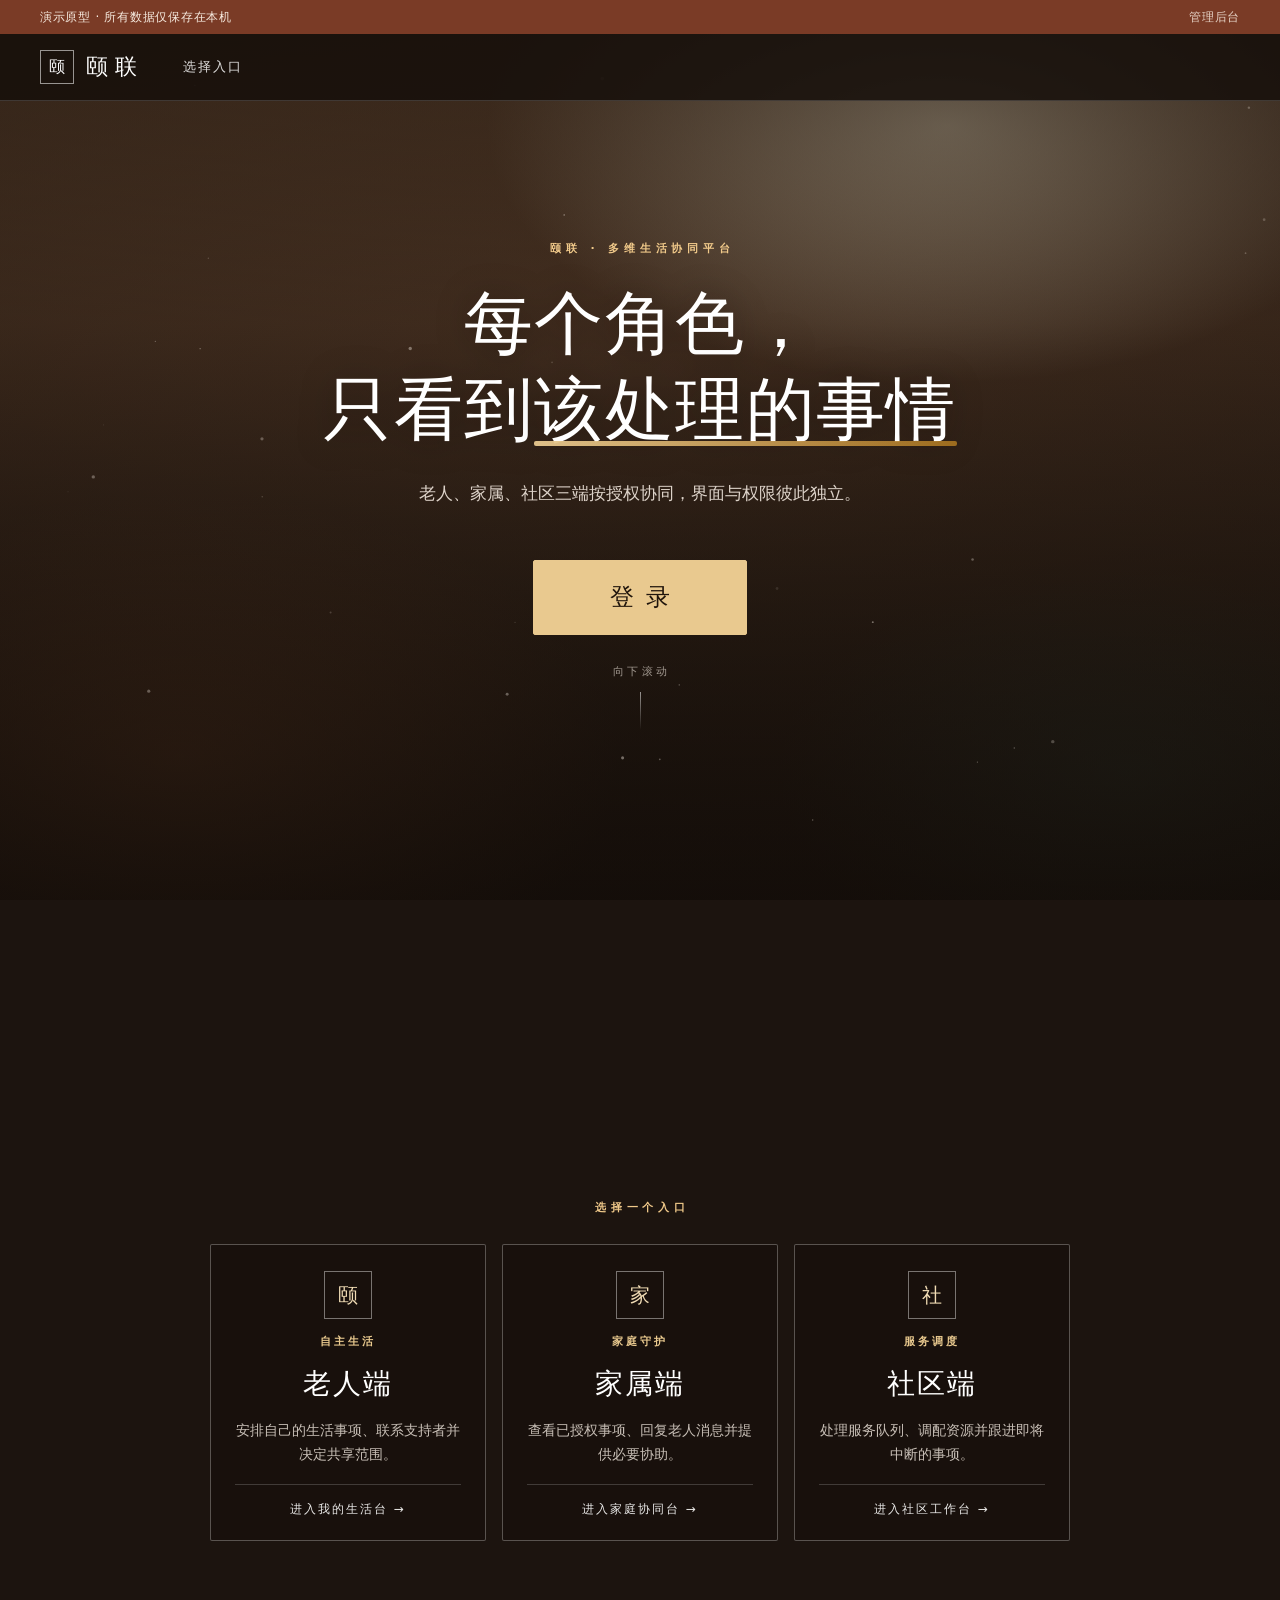
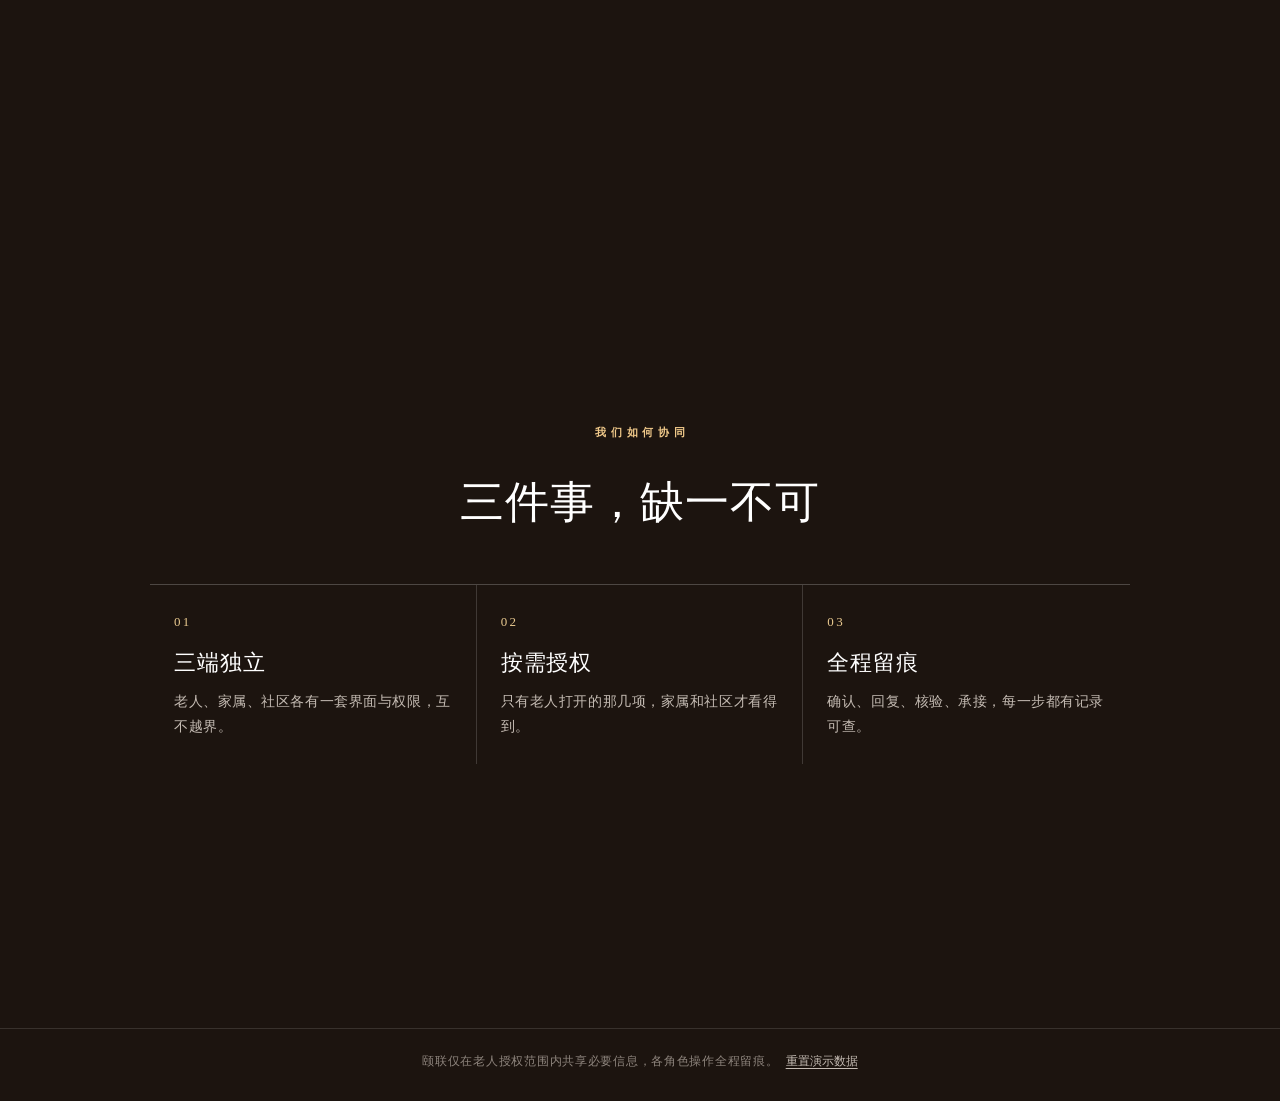
<file: 颐联平台/index.html>
<!doctype html>
<html lang="zh-CN">
<head>
  <meta charset="UTF-8" />
  <meta name="viewport" content="width=device-width, initial-scale=1" />
  <meta name="description" content="颐联多角色生活协同平台入口" />
  <title>颐联 · 选择使用入口</title>
  <link rel="icon" type="image/svg+xml" href="./favicon.svg" />
  <link rel="stylesheet" href="./role.css?v=38" />
</head>
<body class="portal-page">
  <!-- 自动循环的视频背景 -->
  <div class="hero-fixed" id="heroMedia" aria-hidden="true">
    <video id="heroVideo" class="hero-video"
      src="https://d8j0ntlcm91z4.cloudfront.net/user_38xzZboKViGWJOttwIXH07lWA1P/hf_20260616_212935_bbf608da-62d1-4f25-9be4-c346e4d09cc8.mp4"
      autoplay loop muted playsinline preload="auto" crossorigin="anonymous"></video>
    <div class="hero-scrim"></div>
  </div>
  <canvas id="heroParticles" class="hero-particles" aria-hidden="true"></canvas>

  <header class="portal-head">
    <div class="portal-strip">
      <span>演示原型 · 所有数据仅保存在本机</span>
      <nav aria-label="账户">
        <button type="button" class="strip-button" id="stripLogout" hidden>退出登录</button>
        <a href="./admin/">管理后台</a>
      </nav>
    </div>
    <div class="portal-nav">
      <a class="portal-brand" href="./" aria-label="颐联首页"><span>颐</span><strong>颐联</strong></a>
      <nav class="portal-links" aria-label="主要导航">
        <a href="#roles" data-enter>选择入口</a>
      </nav>
      <div class="portal-tools">
        <button type="button" class="auth-chip" id="authChip" hidden>我的账户</button>
      </div>
    </div>
  </header>

  <main class="portal-main">
    <!-- 第一屏:一句话简介 + 中间「登录」 -->
    <section class="portal-hero">
      <div class="portal-hero-inner" id="heroInner">
        <p class="portal-eyebrow">颐联 · 多维生活协同平台</p>
        <h1>每个角色，<br />只看到<em class="underline-mark">该处理的事情</em></h1>
        <p class="portal-lede">老人、家属、社区三端按授权协同，界面与权限彼此独立。</p>
        <button type="button" class="hero-enter" id="enterBtn">登录</button>
        <p class="scroll-hint" aria-hidden="true"><span>向下滚动</span><i></i></p>
      </div>
    </section>

    <!-- 第二屏:三个角色入口,选一个再登录 -->
    <section class="portal-roles" id="roles" aria-label="选择要进入的端">
      <div class="roles-inner">
        <p class="portal-eyebrow" id="rolesEyebrow">选择一个入口</p>
        <div class="role-entry-grid" id="roleGrid">
          <a class="role-entry elder-entry" href="./elder/" data-role-entry="elder" aria-label="进入颐联老人端">
            <i aria-hidden="true">颐</i><div><small>自主生活</small><h2>老人端</h2><p>安排自己的生活事项、联系支持者并决定共享范围。</p><b>进入我的生活台 →</b></div>
          </a>
          <a class="role-entry family-entry" href="./family/" data-role-entry="family" aria-label="进入颐联家属端">
            <i aria-hidden="true">家</i><div><small>家庭守护</small><h2>家属端</h2><p>查看已授权事项、回复老人消息并提供必要协助。</p><b>进入家庭协同台 →</b></div>
          </a>
          <a class="role-entry community-entry" href="./community/" data-role-entry="community" aria-label="进入颐联社区端">
            <i aria-hidden="true">社</i><div><small>服务调度</small><h2>社区端</h2><p>处理服务队列、调配资源并跟进即将中断的事项。</p><b>进入社区工作台 →</b></div>
          </a>
        </div>

        <!-- 选完角色后:邮箱验证码 -->
        <form class="role-login" id="roleLoginForm" hidden>
          <p class="role-login-title" id="roleLoginTitle"></p>
          <div class="role-input-row">
            <input id="roleEmail" type="email" autocomplete="email" placeholder="邮箱地址" aria-label="邮箱地址" />
            <button type="button" class="role-mini" id="roleSendCode">发送验证码</button>
          </div>
          <div class="role-input-row">
            <input id="roleCode" inputmode="numeric" maxlength="6" autocomplete="one-time-code" placeholder="6 位验证码" aria-label="验证码" />
            <button type="submit" class="role-submit">登录并进入</button>
          </div>
          <p class="role-hint" id="roleLoginHint">验证码 10 分钟内有效</p>
          <button type="button" class="role-back" id="roleBack">← 返回选择入口</button>
        </form>

        <!-- 登录之后、进入之前:绑定对方邮箱 -->
        <form class="role-login" id="roleBindForm" hidden>
          <p class="role-login-title" id="roleBindTitle"></p>
          <p class="role-hint" id="roleBindHint"></p>
          <div class="role-input-row">
            <input id="roleBindEmail" type="email" placeholder="家属邮箱" aria-label="对方邮箱" />
            <button type="submit" class="role-submit">绑定并进入</button>
          </div>
          <button type="button" class="role-back" id="roleSelfBind">只有一个邮箱？用同一个邮箱</button>
          <button type="button" class="role-back" id="roleBindBack">← 换个邮箱登录</button>
        </form>
      </div>
    </section>

    <section class="portal-principles" aria-label="平台协同原则">
      <div class="principles-inner" id="principlesInner">
        <p class="portal-eyebrow">我们如何协同</p>
        <h2>三件事，缺一不可</h2>
        <ul class="portal-assurance">
          <li><b>01</b><strong>三端独立</strong><span>老人、家属、社区各有一套界面与权限，互不越界。</span></li>
          <li><b>02</b><strong>按需授权</strong><span>只有老人打开的那几项，家属和社区才看得到。</span></li>
          <li><b>03</b><strong>全程留痕</strong><span>确认、回复、核验、承接，每一步都有记录可查。</span></li>
        </ul>
      </div>
    </section>
  </main>

  <footer class="portal-foot">颐联仅在老人授权范围内共享必要信息，各角色操作全程留痕。<button type="button" id="resetDemoBtn">重置演示数据</button></footer>

  <!-- 登录之后:账户与邮箱关联(右上角「我的账户」打开) -->
  <dialog id="authDialog" class="auth-dialog">
    <div class="auth-body">
      <div class="auth-head">
        <div>
          <p class="section-kicker">账户</p>
          <h2 id="authTitle">我的账户与关联</h2>
        </div>
        <button type="button" class="close-button" data-close-auth aria-label="关闭">×</button>
      </div>

      <div id="authAccount">
        <div class="auth-account">
          <strong id="authAccountEmail"></strong>
          <div class="auth-account-actions">
            <a class="text-button" id="authAdminLink" href="./admin/" hidden>管理后台</a>
            <button type="button" class="text-button" id="authEditProfile">修改昵称与头像</button>
            <button type="button" class="text-button" id="authLogout">退出登录</button>
          </div>
        </div>
        <div class="auth-role">
          <span>当前身份（切换后关联列表随之变化）</span>
          <div class="quick-row">
            <button type="button" data-set-role="elder">我是老人</button>
            <button type="button" data-set-role="family">我是家属</button>
          </div>
        </div>
        <p class="auth-hint" id="authBindHint"></p>
        <ul class="auth-list" id="authBindingList"></ul>
        <form class="auth-add" id="authBindForm">
          <input id="authBindEmail" type="email" required placeholder="家属邮箱" />
          <button class="soft-button" type="submit">添加关联</button>
        </form>
        <button type="button" class="text-button auth-self" id="authSelfBind">凑不出两个邮箱？用同一个邮箱</button>
      </div>

      <p class="auth-note">验证码通过邮箱发送；浏览器只保存登录凭证，不保存邮箱密码。</p>
    </div>
  </dialog>

  <script src="./hero.js?v=38"></script>
  <script src="./auth.js?v=38"></script>
  <script src="./shared.js?v=38"></script>
  <script>YL.initShell();</script>
</body>
</html>
</file>
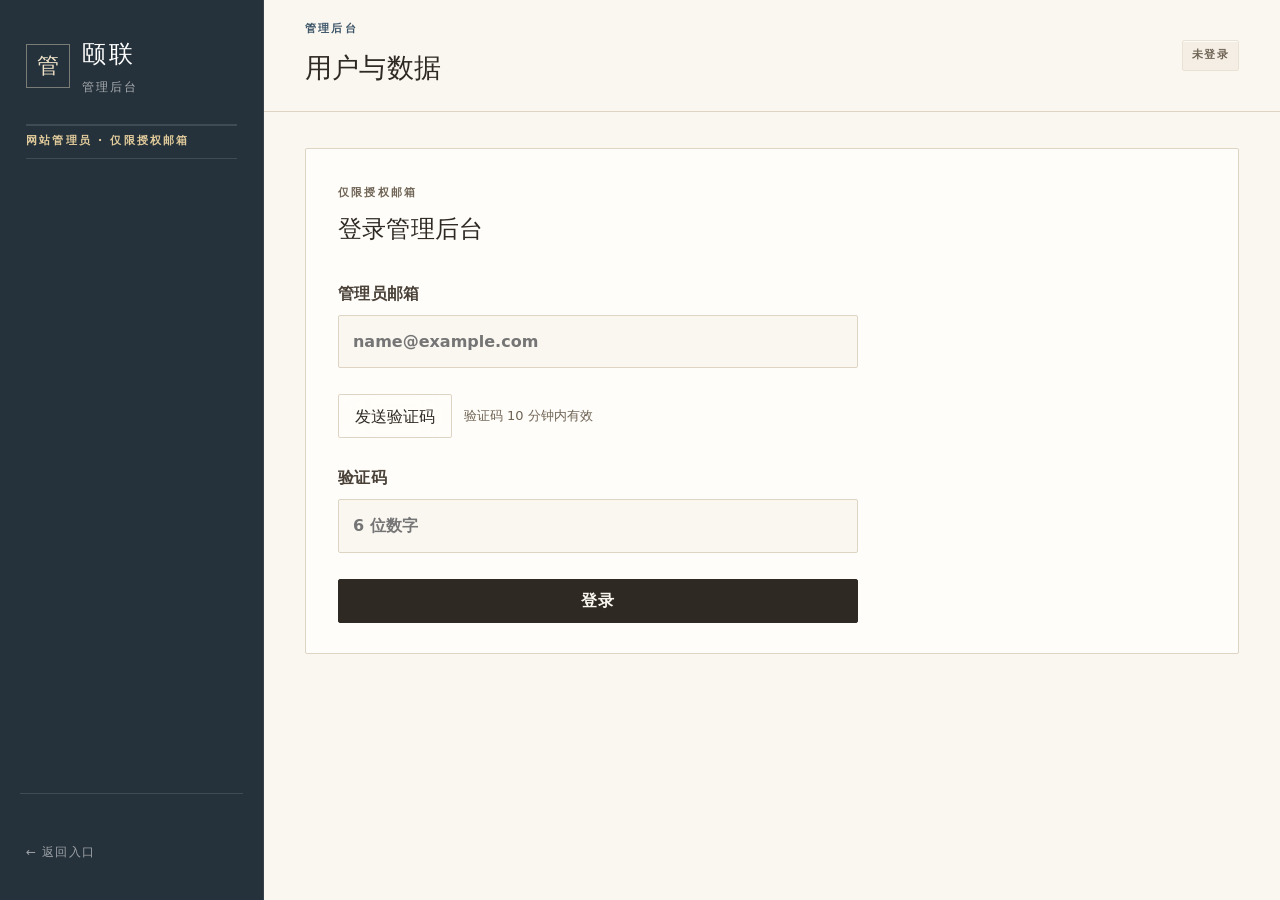
<file: 颐联平台/admin/index.html>
<!doctype html>
<html lang="zh-CN">
<head>
  <meta charset="UTF-8" />
  <meta name="viewport" content="width=device-width, initial-scale=1" />
  <meta name="description" content="颐联 · 管理后台" />
  <title>颐联 · 管理后台</title>
  <link rel="icon" type="image/svg+xml" href="../favicon.svg" />
  <link rel="stylesheet" href="../role.css?v=38" />
</head>
<body class="role-app" data-role="community">
  <div class="app-shell">
    <aside class="sidebar">
      <div class="brand"><div class="brand-mark">管</div><div><strong>颐联</strong><span>管理后台</span></div></div>
      <div class="role-badge" id="adminRoleBadge">网站管理员 · 仅限授权邮箱</div>
      <div class="sidebar-foot"><a class="back-entry" href="../">← 返回入口</a></div>
    </aside>

    <main class="main">
      <header class="topbar">
        <div><p class="eyebrow">管理后台</p><h1>用户与数据</h1></div>
        <div class="top-actions">
          <span class="readonly-badge" id="adminWho">未登录</span>
        </div>
      </header>

      <div class="workspace">
        <section id="loginPanel" class="card" hidden>
          <div class="card-head"><div><p class="section-kicker">仅限授权邮箱</p><h2>登录管理后台</h2></div></div>
          <div class="auth-stack" style="margin-top:16px;max-width:520px">
            <label class="form-field">管理员邮箱<input id="adminEmail" type="email" autocomplete="email" placeholder="name@example.com" /></label>
            <div class="auth-row">
              <button type="button" class="soft-button" id="adminSendCode">发送验证码</button>
              <span class="auth-hint" id="adminHint">验证码 10 分钟内有效</span>
            </div>
            <label class="form-field">验证码<input id="adminCode" inputmode="numeric" maxlength="6" placeholder="6 位数字" /></label>
            <button type="button" class="primary-button" id="adminLogin">登录</button>
          </div>
        </section>

        <section id="adminPanel" hidden>
          <div class="metric-grid" id="adminTotals"></div>
          <div class="card" style="margin-top:16px">
            <div class="card-head">
              <div><p class="section-kicker">全部账号</p><h2>用户列表</h2></div>
              <button class="soft-button" id="adminRefresh">刷新</button>
            </div>
            <p class="muted">「重置为新用户」会清空这个人的昵称、头像、关联与消息,下次登录会重新要求设置资料。</p>
            <ul class="auth-list" id="adminList" style="margin-top:14px"></ul>
          </div>
        </section>
      </div>
    </main>
  </div>

  <script src="../auth.js?v=38"></script>
  <script src="./admin.js?v=38"></script>
</body>
</html>
</file>
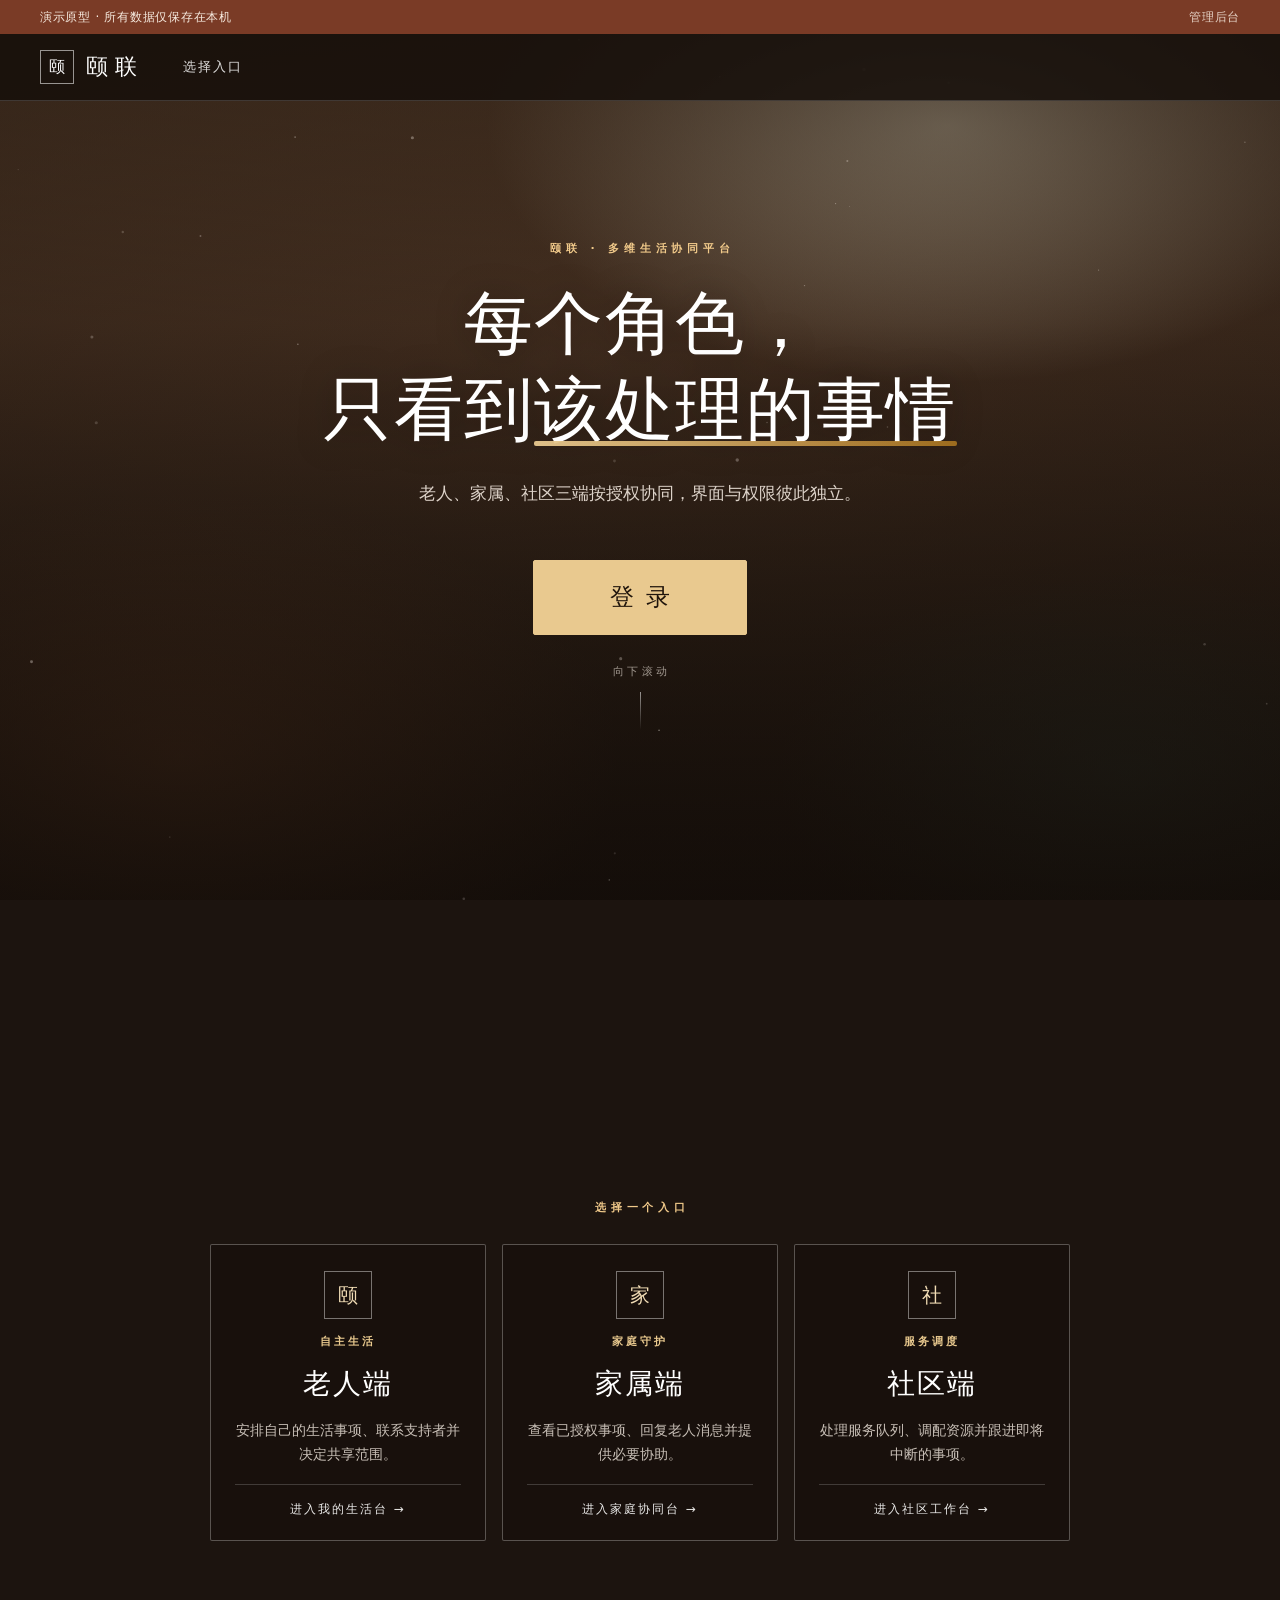
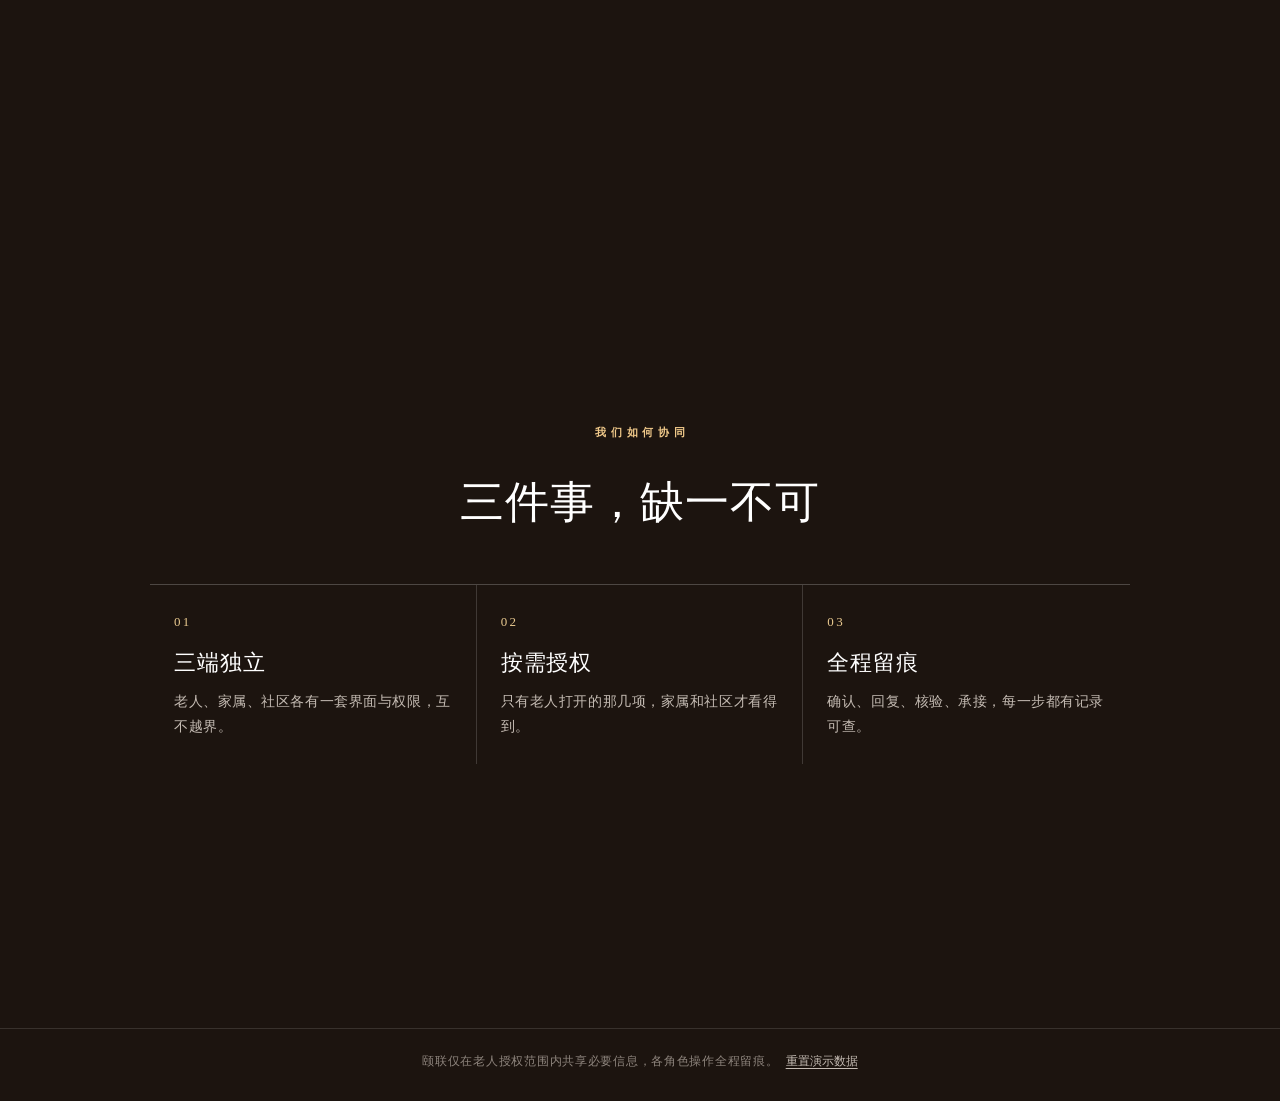
<file: 颐联平台/elder/index.html>
<!doctype html><html lang="zh-CN"><head>
<meta charset="UTF-8"/><meta name="viewport" content="width=device-width,initial-scale=1"/>
<meta name="description" content="颐联老人端——自主安排生活事项并联系支持者"/><title>颐联老人端 · 周淑兰</title>
<link rel="icon" type="image/svg+xml" href="../favicon.svg"/>
<link rel="stylesheet" href="../role.css?v=38"/></head>
<body class="role-app" data-role="elder"><div class="app-shell">
<aside class="sidebar"><div class="brand"><div class="brand-mark">颐</div><div><strong>颐联</strong><span>我的生活台</span></div></div><div class="role-badge">老人端 · 自主生活</div>
<nav class="nav-list"><button class="nav-item active" data-view="home"><span>⌂</span>今天</button><button class="nav-item" data-view="events"><span>◇</span>我的事项</button><button class="nav-item" data-view="support"><span>联</span>联系支持者</button><button class="nav-item" data-view="permissions"><span>权</span>共享授权</button><button class="nav-item" data-view="safety"><span>安</span>安全核验</button></nav>
<div class="sidebar-foot"><div class="profile"><div class="avatar" id="myAvatar">周</div><div><strong id="myName">周淑兰</strong><small>生活状态稳定</small></div></div><a class="back-entry" href="../">← 返回身份入口</a></div></aside>
<main class="main"><header class="topbar"><button class="menu-button" id="menuButton" aria-label="打开导航菜单">☰</button><div><p class="eyebrow" id="todayDate"></p><h1 id="myGreeting">早上好，周阿姨</h1></div><div class="top-actions"><button class="display-button" id="largeTextBtn">Aa 大字</button><button class="icon-button" id="notificationBtn" aria-label="查看我的通知">◔<span class="notification-dot" id="notificationDot"></span></button></div></header>
<div class="workspace">
<section data-panel="home"><div class="grid-2"><article class="card"><div class="card-head"><div><p class="section-kicker">今天最重要的事</p><h2 id="escortTitle">明天上午 09:30 复诊</h2></div><span class="status" id="escortStatus">等待确认</span></div><h3 class="appointment-time" id="escortPlace">市第一医院 · 心内科</h3><p class="muted" id="escortNote">社区陪诊员林芳可在就诊前 50 分钟上门。您可以自行确认，也可以先联系女儿商量。</p><div class="journey"><span class="done">✓ 预约完成</span><span class="current" id="escortStep">2 出行确认</span><span>3 完成复诊</span><span>4 用药跟进</span></div><div class="section-title"><button class="soft-button" data-open-contact="daughter">先问问女儿</button><button class="primary-button" id="confirmEscortBtn">确认社区陪诊</button></div></article>
<aside class="card"><div class="card-head"><h2>生活连续性</h2><span class="status done">整体稳定</span></div><div class="score"><div class="score-ring"><b>86</b></div><div><strong>事项衔接良好</strong><p class="muted">有 1 项需要您今天确认</p></div></div><div class="signal-list"><div class="signal"><span>健康事务</span><small>复诊已安排</small></div><div class="signal"><span>支持网络</span><small>3 人可联系</small></div><div class="signal"><span>生活服务</span><small>维修处理中</small></div></div></aside></div>
<div class="section-title"><h2>正在协同的事项</h2><button class="text-button" data-view-jump="events">查看全部 →</button></div><div class="event-grid" id="homeEvents"></div></section>

<section data-panel="events" hidden><div class="view-heading"><div><p class="section-kicker">由我决定</p><h2>我的生活事项</h2><p>查看进度、补充需求或创建新的生活事项。</p></div><button class="primary-button" id="addEventBtn">＋ 新建事项</button></div><div class="metric-grid" id="eventMetrics"></div><div class="event-grid" id="allEvents"></div></section>

<section data-panel="support" hidden><div class="view-heading"><div><p class="section-kicker">需要时再联系</p><h2>我的支持网络</h2><p>您可以主动发送联系请求；对方回复后会出现在这里。</p></div></div><div class="contact-grid" id="contactGrid"></div><div class="card" id="mailCard" style="margin-top:16px"><div class="card-head"><div><p class="section-kicker">邮箱协同</p><h2>给家属发消息</h2></div><span class="readonly-badge" id="mailBadge">检查中</span></div><p class="muted" id="mailHint"></p><ul class="auth-list" id="mailList"></ul><form class="auth-add" id="mailForm" hidden><select id="mailTo" class="auth-select" aria-label="选择家属邮箱"></select><input id="mailBody" maxlength="200" placeholder="写一句话给家属…" required /><button class="primary-button" type="submit">发送</button></form></div></section>

<section data-panel="permissions" hidden><div class="view-heading"><div><p class="section-kicker">由您做主</p><h2>共享授权</h2><p>只有您允许的内容，家属和社区才能查看。</p></div><button class="primary-button" id="savePermissionsBtn">保存我的设置</button></div><div class="card"><div class="permission-list"><label class="permission-row"><span><strong>复诊与用药事项</strong><small>允许家属查看进度并协助安排</small></span><input class="switch" type="checkbox" data-permission="0"/></label><label class="permission-row"><span><strong>生活服务进度</strong><small>只共享服务时间和完成状态</small></span><input class="switch" type="checkbox" data-permission="1"/></label><label class="permission-row"><span><strong>数字安全核验</strong><small>高风险时邀请家属共同核验</small></span><input class="switch" type="checkbox" data-permission="2"/></label><label class="permission-row"><span><strong>社交与兴趣活动</strong><small>默认只对自己可见</small></span><input class="switch" type="checkbox" data-permission="3"/></label></div></div></section>

<section data-panel="safety" hidden><div class="view-heading"><div><p class="section-kicker">数字生活保护</p><h2>帮我看看这段话</h2><p>短信、链接、号码都能粘进来。平台只在本地分析,不会替您操作账户。</p></div></div><div class="grid-equal"><div class="card safety-box"><label class="form-field">可疑短信、链接或号码<textarea id="safetyText" placeholder="例如：您的账户异常，请点击 http://icbc-safe.top 核实，或拨打 00852-98765432"></textarea></label><button class="primary-button" id="analyzeBtn">开始安全核验</button><div class="quick-row" id="safetySamples" aria-label="常见话术示例"></div></div><div class="card" id="safetyResult"><div class="empty">输入内容后，这里会显示风险点和处理建议。</div></div></div><div class="card"><div class="card-head"><h2>最近的核验记录</h2><span class="readonly-badge">本机留痕</span></div><ul class="risk-log" id="riskLog"><li class="empty">还没有核验记录</li></ul><p class="privacy-note">记录保存在本机。已授权的家属和社区专员可以查看您核验过什么。</p></div></section>
</div></main></div><div class="drawer-backdrop" id="drawerBackdrop"></div>

<dialog id="contactDialog"><form class="dialog-body" id="contactForm"><div class="dialog-head"><div><p class="section-kicker">发送联系请求</p><h2 id="contactTitle">联系支持者</h2></div><button type="button" class="close-button" data-close-contact>×</button></div><div class="conversation" id="conversation"></div><label class="form-field">联系原因<select id="contactReason"><option>请给我回电话</option><option>确认事项安排</option><option>我需要帮助</option></select></label><label class="form-field">补充说明（可选）<textarea id="contactMessage" maxlength="100"></textarea></label><div class="privacy-note">这里仅用于老人主动联系。回复操作只会出现在家属端或对应服务端。</div><div class="dialog-actions"><button type="button" class="outline-button" data-close-contact>取消</button><button class="primary-button">发送请求</button></div></form></dialog>
<dialog id="eventDialog"><form class="dialog-body" id="eventForm"><div class="dialog-head"><div><p class="section-kicker">新的生活事项</p><h2>今天需要什么帮助？</h2></div><button type="button" class="close-button" data-close-event>×</button></div><label class="form-field">事项类型<select id="eventType"><option value="health">健康事务</option><option value="life">生活服务</option><option value="security">数字安全</option><option value="social">社交活动</option></select></label><label class="form-field">具体事项<input id="eventTitle" maxlength="42" required/></label><label class="form-field">补充说明<textarea id="eventDescription" maxlength="120"></textarea></label><div class="dialog-actions"><button type="button" class="outline-button" data-close-event>取消</button><button class="primary-button">创建事项</button></div></form></dialog>
<dialog id="notificationDialog"><div class="dialog-body"><div class="dialog-head"><div><p class="section-kicker">只属于我的提醒</p><h2>通知中心</h2></div><button type="button" class="close-button" data-close-notification>×</button></div><div class="inbox-list" id="notificationList"></div><div class="dialog-actions"><button class="primary-button" data-close-notification>关闭</button></div></div></dialog>
<div class="toast" id="toast"></div><script src="../seed.js?v=38"></script><script src="../auth.js?v=38"></script><script src="../shared.js?v=38"></script><script src="../safety.js?v=38"></script><script src="./elder.js?v=38"></script></body></html>
</file>
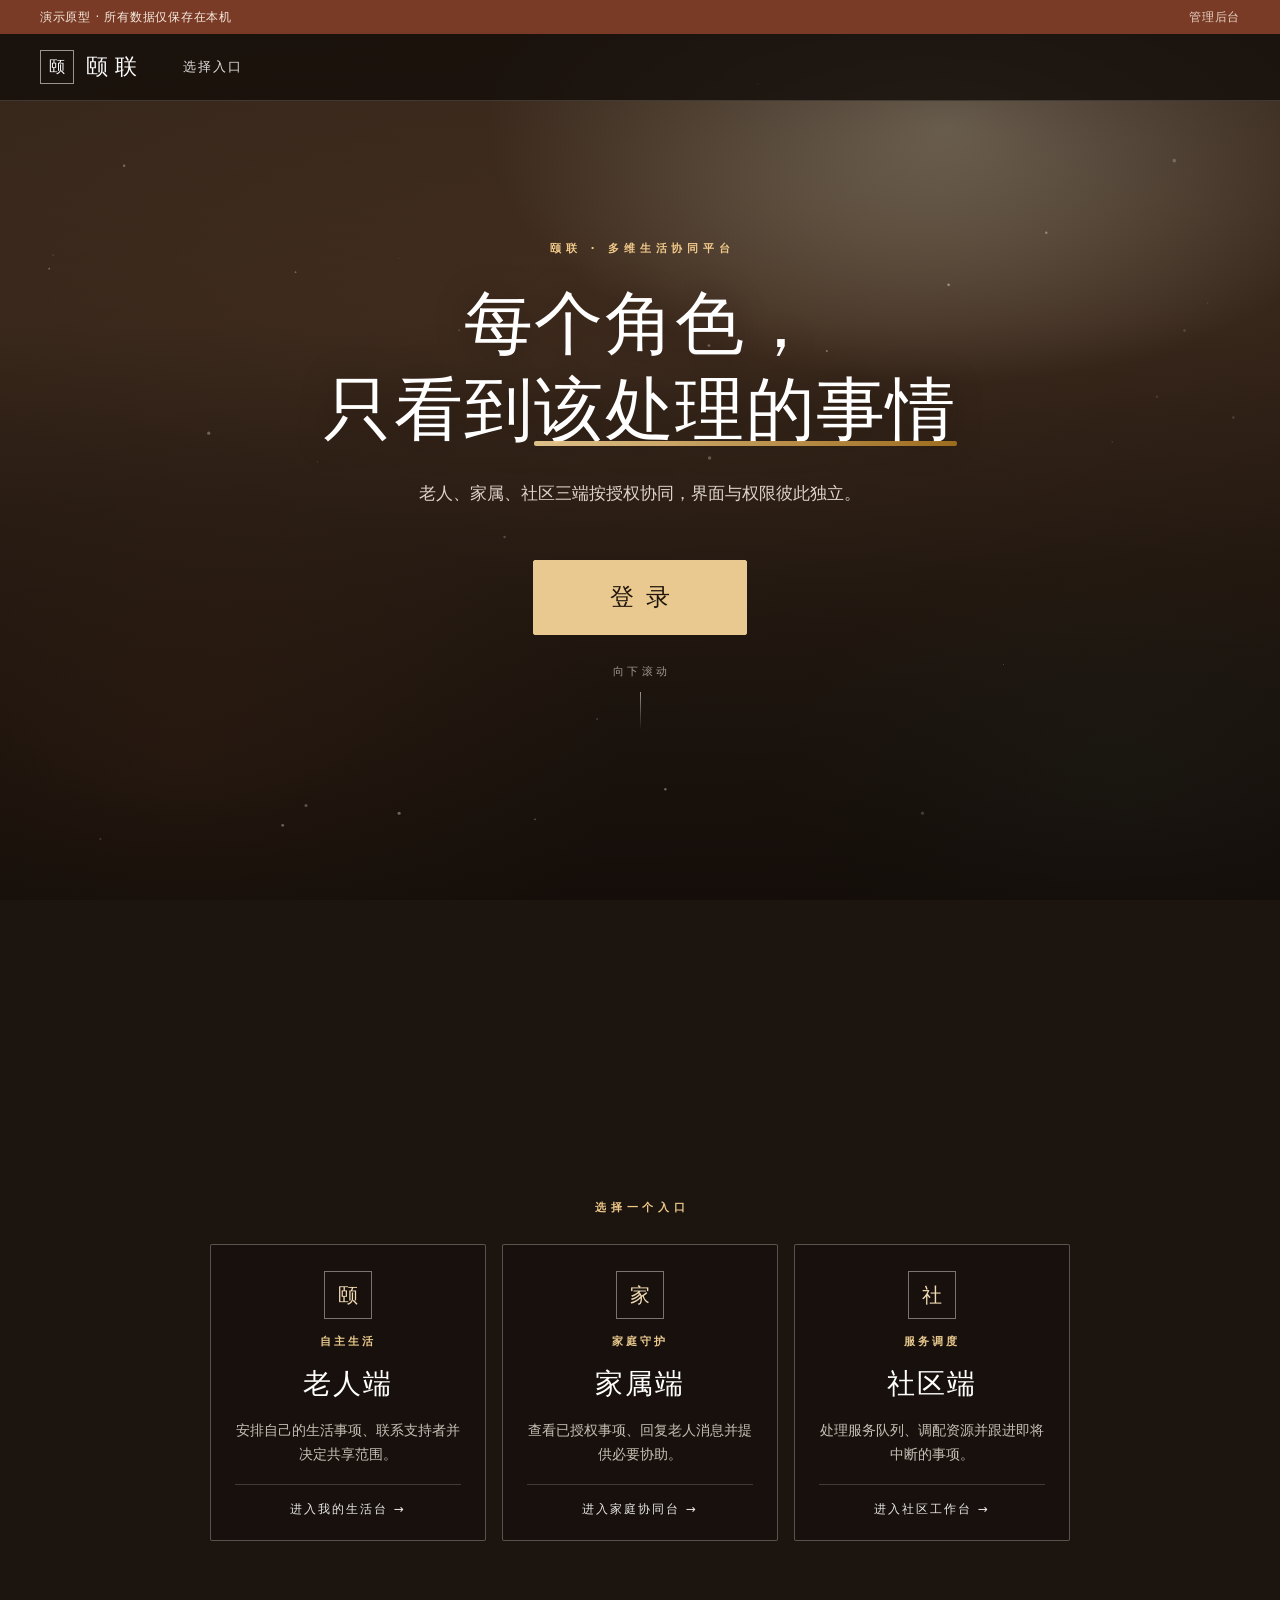
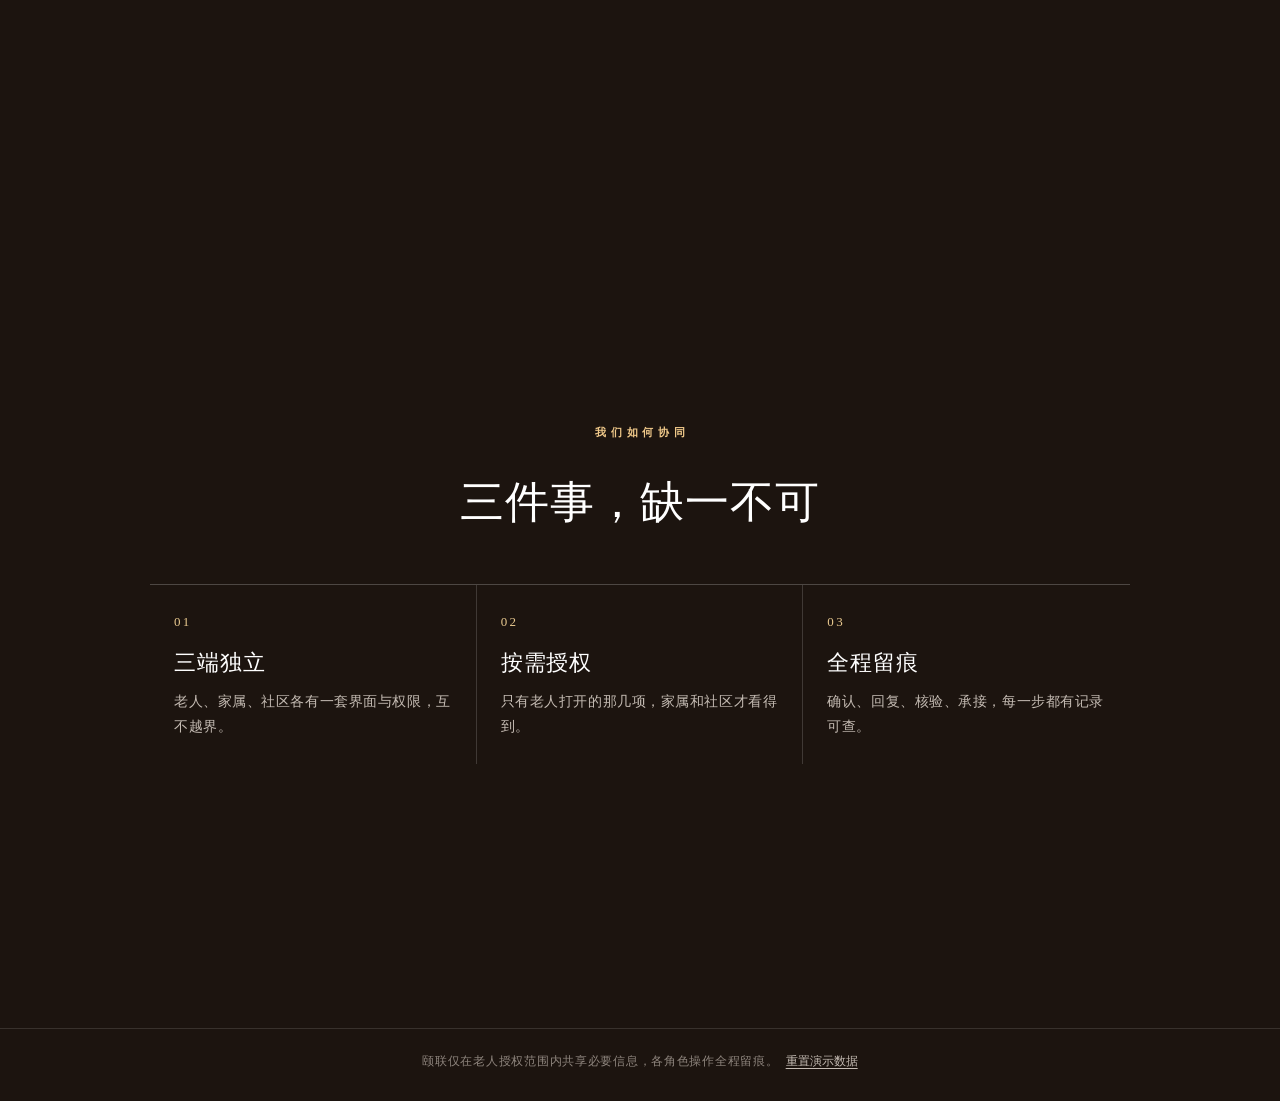
<file: 颐联平台/family/index.html>
<!doctype html><html lang="zh-CN"><head><meta charset="UTF-8"/><meta name="viewport" content="width=device-width,initial-scale=1"/><meta name="description" content="颐联家属端——在授权范围内协助老人"/><title>颐联家属端 · 周敏</title><link rel="icon" type="image/svg+xml" href="../favicon.svg"/><link rel="stylesheet" href="../role.css?v=38"/></head>
<body class="role-app" data-role="family"><div class="app-shell"><aside class="sidebar"><div class="brand"><div class="brand-mark">家</div><div><strong>颐联</strong><span>家庭协同台</span></div></div><div class="role-badge">家属端 · 授权协助</div><nav class="nav-list"><button class="nav-item active" data-view="overview"><span>⌂</span>家庭概览</button><button class="nav-item" data-view="messages"><span>信</span>待回复消息</button><button class="nav-item" data-view="shared"><span>◇</span>协助事项</button><button class="nav-item" data-view="permissions"><span>权</span>授权范围</button><button class="nav-item" data-view="history"><span>记</span>协同记录</button></nav><div class="sidebar-foot"><div class="profile"><div class="avatar" id="myAvatar">周</div><div><strong id="myName">周敏</strong><small>女儿 · 家庭联系人</small></div></div><a class="back-entry" href="../">← 返回身份入口</a></div></aside>
<main class="main"><header class="topbar"><button class="menu-button" id="menuButton" aria-label="打开导航菜单">☰</button><div><p class="eyebrow">春和社区 · 家庭联系人</p><h1 id="myGreeting">周阿姨的家庭协同</h1></div><div class="top-actions"><button class="display-button" id="largeTextBtn">Aa 大字</button><span class="readonly-badge">已获授权</span></div></header><div class="workspace">
<section data-panel="overview"><div class="metric-grid"><div class="metric"><span>老人状态</span><b>稳定</b><small>今日无紧急异常</small></div><div class="metric"><span>待我回复</span><b id="pendingMetric">0</b><small>老人主动联系</small></div><div class="metric"><span>需要协助</span><b id="assistMetric">1</b><small id="assistNote">复诊出行 · 等待老人确认</small></div><div class="metric"><span>本周已完成</span><b>4</b><small>协同事项</small></div></div><div class="grid-2"><article class="card"><div class="card-head"><div><p class="section-kicker">近期重要安排</p><h2>明天 09:30 · 心内科复诊</h2></div><span class="status" id="escortStatus">等待老人确认</span></div><p class="muted">社区陪诊员林芳已经预留时间。您可以提醒老人，但最终出行方式由老人本人确认。</p><div class="section-title"><button class="soft-button" data-view-jump="messages">查看老人消息</button><button class="outline-button" id="assistBtn">标记我已关注</button></div></article><aside class="card"><div class="card-head"><h2>本周生活状态</h2><span class="status done">稳定</span></div><div class="signal-list"><div class="signal"><span>复诊安排</span><small>已预约</small></div><div class="signal"><span>生活服务</span><small>维修处理中</small></div><div class="signal"><span>数字安全</span><small>1 项已核验</small></div></div><p class="privacy-note">这里只显示周阿姨已授权的信息，不包含她未共享的社交和兴趣活动。</p></aside></div><div class="section-title"><h2>最近需要我处理</h2><button class="text-button" data-view-jump="messages">进入消息中心 →</button></div><div id="overviewInbox" class="inbox-list"></div></section>

<section data-panel="messages" hidden><div class="view-heading"><div><p class="section-kicker">家属专属操作</p><h2>联系请求收件箱</h2><p>只有家属端可以回复发送给家庭联系人的消息。</p></div><span class="status" id="pendingBadge">0 条待回复</span></div><div id="familyInbox" class="inbox-list"></div><div class="card" id="familyMailCard" style="margin-top:16px"><div class="card-head"><div><p class="section-kicker">邮箱消息</p><h2>老人发来的消息</h2></div><span class="readonly-badge" id="familyMailBadge">检查中</span></div><p class="muted" id="familyMailHint"></p><ul class="auth-list" id="familyMailList"></ul></div></section>

<section data-panel="shared" hidden><div class="view-heading"><div><p class="section-kicker">在授权范围内协助</p><h2>共享事项</h2><p>可以查看进度并提供协助，但不能替老人完成确认。</p></div></div><div class="event-grid" id="sharedEvents"></div><div class="card" id="familyRiskCard" hidden><div class="card-head"><h2>老人的安全核验记录</h2><span class="readonly-badge">数字安全 · 已授权</span></div><ul class="risk-log" id="familyRiskLog"></ul><p class="privacy-note">只有周阿姨在老人端打开“数字安全核验”授权时才会显示,关闭后这里立即变空。</p></div></section>

<section data-panel="permissions" hidden><div class="view-heading"><div><p class="section-kicker">老人自主授权</p><h2>我可以看到的内容</h2><p>这些设置由周阿姨在老人端管理，家属端只能查看。</p></div><span class="readonly-badge">只读</span></div><div class="card"><div class="permission-list" id="permissionView"></div></div></section>

<section data-panel="history" hidden><div class="view-heading"><div><p class="section-kicker">全过程留痕</p><h2>家庭协同记录</h2><p>查看家属参与过的联系和协助，不显示未授权内容。</p></div></div><div class="card"><div class="timeline" id="familyTimeline"></div></div></section>
</div></main></div><div class="drawer-backdrop" id="drawerBackdrop"></div>
<dialog id="replyDialog"><form class="dialog-body" id="replyForm"><div class="dialog-head"><div><p class="section-kicker">家属端回复</p><h2>回复周阿姨</h2></div><button type="button" class="close-button" data-close-reply>×</button></div><div class="privacy-note" id="incomingMessage"></div><div class="quick-row"><button type="button" data-quick="好的，我稍后给您回电话。">稍后回电话</button><button type="button" data-quick="我已经看到了，马上帮您确认。">马上确认</button><button type="button" data-quick="您先别着急，我现在联系社区专员。">联系社区</button></div><label class="form-field">回复内容<textarea id="replyText" maxlength="120" required></textarea></label><div class="dialog-actions"><button type="button" class="outline-button" data-close-reply>取消</button><button class="primary-button">发送给周阿姨</button></div></form></dialog>
<div class="toast" id="toast"></div><script src="../seed.js?v=38"></script><script src="../auth.js?v=38"></script><script src="../shared.js?v=38"></script><script src="../safety.js?v=38"></script><script src="./family.js?v=38"></script></body></html>
</file>
<file: 颐联平台/role.css>
/* ---------------------------------------------------------------------------
   颐联 · 样式表
   本文件按“层”组织。层与层之间的优先级由下面这一行声明决定,
   不再依赖规则在文件里出现的先后顺序。
   顺序(从左到右 = 优先级由低到高): base → system2026 → glass → staff → a11y → fixes → theme
     base       初版结构:栅格、组件骨架、基础排版
     system2026 2026 视觉系统:配色、圆角、动效基调
     glass      玻璃拟态表面层(已被 theme 整体覆盖,保留仅作历史与降级参考)
     staff      社区端“当前登录服务人员”切换器
     a11y       无障碍、低端设备性能,以及本轮新增的少量界面元素
     fixes      例外层:少数必须压过 glass 的高优先级规则集中放这里,各条都注明原因
     theme      最终视觉主题「赭石纸本」:暖纸底色、赭石与云杉、极细分隔线、方角
   新增样式优先加进 theme;新增行为/无障碍规则加进 a11y;
   确实需要压过 theme 时再加进新的层并写明原因。
   --------------------------------------------------------------------------- */
@layer base, system2026, glass, staff, a11y, fixes, theme;

@layer base {

:root { --bg:#f3f6f4; --surface:#fff; --ink:#10352d; --muted:#687b75; --line:#d8e2dd; --green:#155f4d; --green2:#2e7c69; --mint:#e6f2ed; --gold:#e9b951; --gold-soft:#fff3d8; --plum:#76516f; --plum-soft:#f4eaf2; --blue:#315f79; --blue-soft:#e7f0f5; --red:#a34239; --red-soft:#fbeae7; --shadow:0 12px 36px rgba(16,53,45,.08); font-family:Inter,"Microsoft YaHei","PingFang SC",system-ui,sans-serif; color:var(--ink); background:var(--bg); }
* { box-sizing:border-box; }
body { margin:0; min-height:100vh; background:var(--bg); color:var(--ink); }
button,input,select,textarea { font:inherit; }
button,a { -webkit-tap-highlight-color:transparent; }
button { cursor:pointer; }
a { color:inherit; text-decoration:none; }
h1,h2,h3,p { margin-top:0; }
[hidden] { display:none !important; }

/* Role entrance */
.portal-page { background:radial-gradient(circle at 12% 8%,rgba(233,185,81,.18),transparent 24%),linear-gradient(135deg,#0e4035 0 31%,#f2f6f3 31%); }
.portal-shell { width:min(1180px,calc(100% - 40px)); min-height:100vh; margin:auto; padding:40px 0; display:grid; align-content:center; gap:34px; }
.portal-brand { display:flex; align-items:center; gap:13px; color:white; }
.portal-brand>span,.brand-mark { width:52px; height:52px; display:grid; place-items:center; border-radius:16px; background:#f2c96f; color:#174f41; font-size:1.6875rem; font-weight:900; box-shadow:inset 0 0 0 2px rgba(255,255,255,.35); }
.portal-brand strong,.portal-brand small { display:block; }
.portal-brand strong { font-size:1.625rem; }
.portal-brand small { margin-top:2px; opacity:.78; }
.portal-intro { max-width:720px; margin-left:32%; padding-left:32px; }
.portal-intro p,.section-kicker { margin-bottom:7px; color:var(--green2); font-weight:800; letter-spacing:.06em; }
.portal-intro h1 { margin-bottom:12px; font-size:clamp(2.125rem,5vw,3.5rem); line-height:1.12; letter-spacing:-.04em; }
.portal-intro span { color:var(--muted); font-size:1.125rem; }
.role-entry-grid { display:grid; grid-template-columns:repeat(3,1fr); gap:16px; }
.role-entry { min-height:250px; padding:25px; border:1px solid var(--line); border-radius:24px; background:rgba(255,255,255,.96); box-shadow:var(--shadow); display:flex; flex-direction:column; justify-content:space-between; transition:.2s ease; }
.role-entry:hover { transform:translateY(-5px); box-shadow:0 20px 50px rgba(16,53,45,.15); }
.role-entry>i { width:52px; height:52px; display:grid; place-items:center; border-radius:15px; font-style:normal; font-size:1.375rem; font-weight:900; }
.elder-entry>i { background:var(--gold-soft); color:#805a18; }
.family-entry>i { background:var(--plum-soft); color:var(--plum); }
.community-entry>i { background:var(--blue-soft); color:var(--blue); }
.role-entry small { color:var(--muted); font-weight:750; }
.role-entry h2 { margin:5px 0 8px; font-size:1.875rem; }
.role-entry p { color:var(--muted); line-height:1.65; }
.role-entry b { color:var(--green); }
.portal-foot { margin-left:32%; padding-left:32px; color:var(--muted); font-size:0.875rem; }

/* Independent role applications */
.role-app { --accent:var(--green); --accent-soft:var(--mint); }
.role-app[data-role="family"] { --accent:var(--plum); --accent-soft:var(--plum-soft); }
.role-app[data-role="community"] { --accent:var(--blue); --accent-soft:var(--blue-soft); }
.app-shell { min-height:100vh; display:grid; grid-template-columns:272px 1fr; }
.sidebar { position:sticky; top:0; height:100vh; padding:27px 20px 22px; background:#103f35; color:white; display:flex; flex-direction:column; z-index:20; }
[data-role="family"] .sidebar { background:#3f3343; }
[data-role="community"] .sidebar { background:#173d50; }
.brand { display:flex; align-items:center; gap:12px; padding:0 8px 26px; }
.brand-mark { width:46px; height:46px; border-radius:14px; font-size:1.5rem; flex:0 0 auto; }
.brand strong,.brand span { display:block; }
.brand strong { font-size:1.4375rem; }
.brand span { margin-top:2px; font-size:0.8125rem; opacity:.72; }
.role-badge { margin:0 8px 22px; padding:8px 11px; border:1px solid rgba(255,255,255,.16); border-radius:9px; font-size:0.8125rem; color:#f5d993; text-align:center; font-weight:800; }
.nav-list { display:grid; gap:6px; }
.nav-item { width:100%; min-height:50px; padding:0 14px; border:0; border-radius:12px; background:transparent; color:rgba(255,255,255,.76); text-align:left; font-weight:750; display:flex; align-items:center; gap:12px; }
.nav-item span { width:24px; text-align:center; font-size:1.125rem; }
.nav-item:hover,.nav-item.active { color:white; background:rgba(255,255,255,.13); }
.nav-item.active { box-shadow:inset 4px 0 #f1c66b; }
.sidebar-foot { margin-top:auto; padding:18px 9px 0; border-top:1px solid rgba(255,255,255,.14); }
.profile { display:flex; align-items:center; gap:10px; }
.avatar { width:42px; height:42px; border-radius:50%; display:grid; place-items:center; background:#dff0e9; color:#155a49; font-weight:900; }
.profile strong,.profile small { display:block; }
.profile small { margin-top:3px; color:rgba(255,255,255,.62); }
.back-entry { display:block; margin-top:14px; color:rgba(255,255,255,.68); font-size:0.8125rem; }
.main { min-width:0; }
.topbar { min-height:94px; padding:18px 34px; border-bottom:1px solid var(--line); background:rgba(243,246,244,.94); backdrop-filter:blur(10px); display:flex; align-items:center; justify-content:space-between; gap:20px; position:sticky; top:0; z-index:10; }
.topbar h1 { margin:4px 0 0; font-size:1.8125rem; }
.eyebrow { margin:0; color:var(--muted); font-size:0.8125rem; font-weight:750; }
.top-actions { display:flex; align-items:center; gap:9px; }
.menu-button,.icon-button,.display-button,.outline-button,.primary-button,.soft-button,.text-button { min-height:43px; border-radius:11px; font-weight:800; }
.menu-button,.icon-button { width:44px; border:1px solid var(--line); background:white; color:var(--ink); }
.menu-button { display:none; }
.display-button,.outline-button { padding:0 14px; border:1px solid var(--line); background:white; color:var(--ink); }
.primary-button { padding:0 16px; border:0; background:var(--accent); color:white; }
.soft-button { padding:0 14px; border:0; background:var(--accent-soft); color:var(--accent); }
.text-button { border:0; background:transparent; color:var(--accent); padding:0 5px; }
.workspace { width:min(1320px,100%); margin:auto; padding:28px 34px 54px; }
.view-heading { display:flex; align-items:flex-start; justify-content:space-between; gap:22px; margin-bottom:20px; }
.view-heading h2 { margin:4px 0 7px; font-size:1.875rem; }
.view-heading p { color:var(--muted); margin-bottom:0; line-height:1.6; }
.grid-2 { display:grid; grid-template-columns:1.25fr .75fr; gap:16px; }
.grid-equal { display:grid; grid-template-columns:1fr 1fr; gap:16px; }
.card { background:var(--surface); border:1px solid var(--line); border-radius:20px; padding:22px; box-shadow:var(--shadow); }
.card-head { display:flex; justify-content:space-between; align-items:flex-start; gap:16px; }
.card-head h2,.card-head h3 { margin:0; }
.card-head p { margin:5px 0 0; color:var(--muted); line-height:1.55; }
.status { padding:7px 10px; border-radius:999px; background:var(--gold-soft); color:#835b17; font-size:0.8125rem; font-weight:850; white-space:nowrap; }
.status.done { background:var(--mint); color:var(--green); }
.appointment-time { font-size:2.25rem; margin:18px 0 3px; }
.muted { color:var(--muted); line-height:1.6; }
.journey { display:grid; grid-template-columns:repeat(4,1fr); gap:8px; margin-top:24px; }
.journey span { padding:11px 9px; border-radius:11px; background:#f0f4f2; color:var(--muted); text-align:center; font-size:0.8125rem; }
.journey span.done,.journey span.current { background:var(--accent-soft); color:var(--accent); font-weight:800; }
.score { display:flex; gap:18px; align-items:center; margin:18px 0; }
.score-ring { width:104px; height:104px; flex:0 0 auto; border-radius:50%; display:grid; place-items:center; background:conic-gradient(var(--accent) 0 86%,#e7eeea 86%); position:relative; }
.score-ring::after { content:""; position:absolute; inset:9px; border-radius:50%; background:white; }
.score-ring b { position:relative; z-index:1; font-size:1.875rem; }
.signal-list { display:grid; gap:9px; }
.signal { display:flex; justify-content:space-between; padding:10px 0; border-top:1px solid var(--line); }
.signal small { color:var(--muted); }
.metric-grid { display:grid; grid-template-columns:repeat(4,1fr); gap:12px; margin-bottom:16px; }
.metric { background:white; border:1px solid var(--line); border-radius:16px; padding:17px; }
.metric span,.metric small { display:block; color:var(--muted); }
.metric b { display:block; font-size:1.8125rem; margin:7px 0 4px; }
.section-title { display:flex; justify-content:space-between; align-items:center; gap:16px; margin:26px 0 13px; }
.section-title h2 { margin:0; font-size:1.375rem; }
.event-grid,.contact-grid { display:grid; grid-template-columns:repeat(3,1fr); gap:12px; }
.event-card { padding:17px; border:1px solid var(--line); border-radius:16px; background:white; }
.event-meta { display:flex; justify-content:space-between; color:var(--muted); font-size:0.8125rem; }
.event-card h3 { margin:13px 0 7px; }
.event-card p { min-height:48px; color:var(--muted); line-height:1.55; }
.event-owner { display:flex; justify-content:space-between; align-items:center; gap:10px; padding-top:12px; border-top:1px solid var(--line); font-size:0.8125rem; }
.contact-card { display:grid; grid-template-columns:46px 1fr; align-items:center; gap:11px; padding:17px; border:1px solid var(--line); border-radius:16px; background:white; }
.contact-card button,.contact-card>.readonly-badge { grid-column:2; justify-self:start; }
.contact-card strong,.contact-card small,.contact-card em { display:block; }
.contact-card small { margin-top:4px; color:var(--muted); }
.contact-card em { margin-top:5px; color:var(--green); font-style:normal; font-size:0.8125rem; }
.person-avatar { width:44px; height:44px; display:grid; place-items:center; border-radius:13px; background:var(--accent-soft); color:var(--accent); font-weight:900; }
.permission-list,.rule-list { display:grid; }
.permission-row,.rule-row { display:grid; grid-template-columns:1fr auto; align-items:center; gap:16px; padding:16px 0; border-bottom:1px solid var(--line); }
.permission-row:last-child,.rule-row:last-child { border-bottom:0; }
.permission-row strong,.permission-row small,.rule-row strong,.rule-row small { display:block; }
.permission-row small,.rule-row small { margin-top:4px; color:var(--muted); }
.switch { appearance:none; width:47px; height:27px; border-radius:999px; background:#cad6d0; position:relative; }
.switch::after { content:""; position:absolute; width:21px; height:21px; left:3px; top:3px; border-radius:50%; background:white; box-shadow:0 2px 5px rgba(0,0,0,.2); transition:.18s; }
.switch:checked { background:var(--accent); }
.switch:checked::after { transform:translateX(20px); }
.inbox-list,.queue-list,.timeline { display:grid; gap:10px; }
.message-row { display:grid; grid-template-columns:48px minmax(0,1fr) auto; align-items:center; gap:12px; padding:15px; border:1px solid var(--line); border-radius:14px; background:white; }
.queue-row { display:grid; grid-template-columns:auto minmax(0,1fr) auto; align-items:center; gap:12px; padding:15px; border:1px solid var(--line); border-radius:14px; background:white; }
.message-row.pending,.queue-row.urgent { border-color:#e6c776; background:#fffaf0; }
.message-row strong,.message-row small,.message-row em,.queue-row strong,.queue-row small { display:block; }
.message-row small,.queue-row small { color:var(--muted); margin-top:4px; }
.message-row em { color:var(--accent); font-style:normal; font-size:0.8125rem; margin-top:5px; }
.empty { padding:34px 18px; border:1px dashed #c7d4ce; border-radius:14px; color:var(--muted); text-align:center; }
.readonly-badge { padding:6px 9px; border-radius:8px; background:#eef2f0; color:var(--muted); font-size:0.8125rem; font-weight:800; }
.timeline-item { position:relative; padding:13px 13px 13px 32px; border-left:2px solid var(--accent-soft); }
.timeline-item::before { content:""; position:absolute; width:12px; height:12px; border-radius:50%; background:var(--accent); left:-7px; top:18px; }
.timeline-item strong,.timeline-item span { display:block; }
.timeline-item span { margin-top:4px; color:var(--muted); font-size:0.8125rem; }
.capacity-row { display:grid; grid-template-columns:92px 1fr 60px; align-items:center; gap:10px; margin:18px 0; }
.capacity-bar { height:9px; border-radius:999px; background:#e7ece9; overflow:hidden; }
.capacity-bar i { display:block; height:100%; background:var(--accent); border-radius:inherit; }
.safety-box textarea,.form-field textarea,.form-field input,.form-field select { width:100%; border:1px solid #cad7d1; border-radius:11px; padding:12px; outline:0; background:white; color:var(--ink); }
.safety-box textarea,.form-field textarea { min-height:98px; resize:vertical; }
.form-field { display:grid; gap:7px; margin:14px 0; font-weight:750; }
.risk-result { margin-top:14px; padding:15px; border-radius:13px; background:var(--red-soft); color:var(--red); line-height:1.6; }
.privacy-note { padding:11px 12px; border-radius:10px; background:var(--gold-soft); color:#725018; font-size:0.8125rem; line-height:1.5; }
dialog { width:min(540px,calc(100% - 28px)); padding:0; border:0; border-radius:21px; color:var(--ink); box-shadow:0 24px 80px rgba(16,47,39,.3); }
dialog::backdrop { background:rgba(8,31,25,.55); backdrop-filter:blur(3px); }
.dialog-body { padding:25px; }
.dialog-head { display:flex; justify-content:space-between; gap:16px; margin-bottom:17px; }
.dialog-head h2 { margin:4px 0 0; }
.close-button { width:36px; height:36px; flex:0 0 auto; border:0; border-radius:50%; background:#edf2ef; color:var(--muted); font-size:1.375rem; }
.dialog-actions { display:flex; justify-content:flex-end; gap:9px; margin-top:18px; }
.conversation { display:grid; gap:8px; max-height:210px; overflow:auto; margin:14px 0; }
.bubble { width:88%; padding:10px 12px; border-radius:13px 13px 13px 4px; background:#edf3f0; }
.bubble.reply { justify-self:end; border-radius:13px 13px 4px 13px; background:var(--accent-soft); }
.bubble b,.bubble span { display:block; }
.bubble b { color:var(--muted); font-size:0.75rem; }
.bubble span { margin-top:3px; line-height:1.45; }
.quick-row { display:flex; flex-wrap:wrap; gap:7px; margin:10px 0; }
.quick-row button { border:1px solid var(--line); border-radius:9px; padding:8px 10px; background:white; color:var(--accent); font-size:0.8125rem; font-weight:750; }
.notification-dot { display:inline-block; width:8px; height:8px; margin-left:4px; border-radius:50%; background:#e2a627; }
.toast { position:fixed; right:24px; bottom:24px; z-index:100; padding:13px 17px; border-radius:11px; background:#123f35; color:white; box-shadow:var(--shadow); opacity:0; transform:translateY(18px); pointer-events:none; transition:.2s; }
.toast.show { opacity:1; transform:translateY(0); }
.drawer-backdrop { display:none; }
/* 大字模式:不再靠给 body 加一个更大的绝对字号,而是缩放 :root 的基准字号,
   让所有以 rem 表达的字号一起变大。规则见 glass 层的 html.large-text。
   (旧版这里的 .large-text{font-size:19px} 早已被后面的 118% 覆盖,一并移除。) */

@media (max-width:1050px) {
  .grid-2,.grid-equal { grid-template-columns:1fr; }
  .event-grid,.contact-grid { grid-template-columns:repeat(2,1fr); }
  .metric-grid { grid-template-columns:repeat(2,1fr); }
}
@media (max-width:800px) {
  .portal-page { background:#f2f6f3; }
  .portal-shell { align-content:start; }
  .portal-brand { color:var(--ink); }
  .portal-intro,.portal-foot { margin-left:0; padding-left:0; }
  .role-entry-grid { grid-template-columns:1fr; }
  .role-entry { min-height:210px; }
  .app-shell { display:block; }
  .sidebar { position:fixed; width:265px; transform:translateX(-100%); transition:.2s; }
  body.menu-open .sidebar { transform:translateX(0); }
  .menu-button { display:inline-grid; place-items:center; }
  body.menu-open .drawer-backdrop { display:block; position:fixed; inset:0; background:rgba(8,31,25,.45); z-index:15; }
  .topbar { padding:15px 18px; }
  .workspace { padding:20px 18px 42px; }
}
@media (max-width:590px) {
  .portal-shell { width:min(100% - 24px,1180px); padding:22px 0; }
  .portal-intro h1 { font-size:2.125rem; }
  .event-grid,.contact-grid,.metric-grid { grid-template-columns:1fr; }
  .view-heading { flex-direction:column; }
  .topbar h1 { font-size:1.3125rem; }
  .display-button { padding:0 10px; }
  .message-row,.contact-card { grid-template-columns:44px minmax(0,1fr); }
  .queue-row { grid-template-columns:auto minmax(0,1fr); }
  .message-row button,.queue-row button,.contact-card button { grid-column:2; justify-self:start; }
  .journey { grid-template-columns:1fr 1fr; }
  .dialog-actions { flex-direction:column-reverse; }
  .dialog-actions button { width:100%; }
}

}

@layer system2026 {

/* 2026 visual system: quiet care, clear boundaries */
:root {
  --bg:#f4f7f6;
  --surface:#ffffff;
  --ink:#12342e;
  --muted:#62746f;
  --line:#d9e3df;
  --green:#176451;
  --green2:#2d7c68;
  --mint:#e8f3ef;
  --gold:#d9a83b;
  --gold-soft:#fff4d8;
  --plum:#76516f;
  --plum-soft:#f5edf4;
  --blue:#315f79;
  --blue-soft:#eaf1f5;
  --red:#a34239;
  --red-soft:#fbecea;
  --shadow:0 16px 42px rgba(18,52,46,.075);
  font-family:"Noto Sans SC","PingFang SC","Microsoft YaHei",system-ui,sans-serif;
}

html { scroll-behavior:smooth; text-rendering:optimizeLegibility; -webkit-font-smoothing:antialiased; }
body { font-family:inherit; line-height:1.55; }
h1,h2,h3 { text-wrap:balance; letter-spacing:-.025em; }
button,a,input,select,textarea { touch-action:manipulation; }
button:focus-visible,a:focus-visible,input:focus-visible,select:focus-visible,textarea:focus-visible,.switch:focus-visible {
  outline:3px solid color-mix(in srgb,var(--accent,var(--green)) 78%,white);
  outline-offset:3px;
}

/* Premium identity entrance */
.portal-page {
  min-height:100vh;
  background:
    radial-gradient(circle at 88% 10%,rgba(217,168,59,.18),transparent 24rem),
    linear-gradient(90deg,#103e35 0 35%,#eff5f2 35% 100%);
  position:relative;
  overflow-x:hidden;
}
.portal-page::before {
  content:"";
  position:fixed;
  inset:0;
  pointer-events:none;
  opacity:.5;
  background-image:linear-gradient(rgba(23,100,81,.035) 1px,transparent 1px),linear-gradient(90deg,rgba(23,100,81,.035) 1px,transparent 1px);
  background-size:32px 32px;
  mask-image:linear-gradient(90deg,transparent 25%,black 55%);
}
.portal-shell {
  width:min(1240px,calc(100% - 56px));
  min-height:100vh;
  margin:auto;
  padding:52px 0;
  display:grid;
  grid-template-columns:minmax(270px,.72fr) minmax(600px,1.55fr);
  grid-template-areas:"brand intro" "assurance entries" "foot entries";
  grid-template-rows:auto 1fr auto;
  align-items:center;
  gap:28px 72px;
  position:relative;
}
.portal-brand { grid-area:brand; align-self:start; color:white; }
.portal-brand>span,.brand-mark {
  border-radius:15px;
  background:linear-gradient(145deg,#f7d783,#e5b84f);
  color:#174f41;
  box-shadow:inset 0 0 0 1px rgba(255,255,255,.72),0 8px 22px rgba(5,32,26,.18);
}
.portal-brand strong { font-size:1.75rem; letter-spacing:.04em; }
.portal-brand small { font-size:0.875rem; letter-spacing:.04em; }
.portal-intro { grid-area:intro; max-width:760px; margin:0; padding:0; align-self:end; }
.portal-intro p { margin-bottom:10px; font-size:0.9375rem; letter-spacing:.12em; }
.portal-intro h1 { max-width:710px; margin-bottom:14px; font-size:clamp(2.375rem,4.6vw,3.875rem); line-height:1.12; font-weight:700; letter-spacing:-.055em; }
.portal-intro span { display:block; max-width:650px; color:#5c706a; font-size:1.125rem; line-height:1.75; }
.portal-assurance { grid-area:assurance; align-self:center; display:grid; gap:2px; color:rgba(255,255,255,.82); }
.portal-assurance span { min-height:48px; display:flex; align-items:center; gap:12px; border-bottom:1px solid rgba(255,255,255,.13); font-size:0.875rem; letter-spacing:.04em; }
.portal-assurance b { color:#efc86e; font-size:0.75rem; letter-spacing:.1em; }
.role-entry-grid { grid-area:entries; align-self:stretch; display:grid; grid-template-columns:1fr; gap:12px; }
.role-entry {
  min-height:0;
  padding:22px 24px;
  border:1px solid rgba(203,218,212,.92);
  border-radius:22px;
  background:rgba(255,255,255,.9);
  box-shadow:0 10px 30px rgba(18,52,46,.055);
  display:grid;
  grid-template-columns:58px minmax(0,1fr) 42px;
  align-items:center;
  gap:18px;
  position:relative;
  overflow:hidden;
  transition:transform .22s ease,border-color .22s ease,box-shadow .22s ease,background .22s ease;
}
.role-entry::before { content:""; position:absolute; inset:0 auto 0 0; width:4px; background:var(--role-color); opacity:.88; }
.role-entry::after { content:"→"; width:40px; height:40px; display:grid; place-items:center; border-radius:50%; background:var(--role-soft); color:var(--role-color); font-size:1.1875rem; font-weight:700; }
.role-entry:hover { transform:translateX(6px); border-color:color-mix(in srgb,var(--role-color) 30%,var(--line)); box-shadow:0 18px 44px rgba(18,52,46,.11); background:white; }
.role-entry>i { width:58px; height:58px; border-radius:16px; background:var(--role-soft); color:var(--role-color); font-size:1.4375rem; }
.role-entry>div { min-width:0; display:grid; grid-template-columns:auto 1fr; align-items:baseline; column-gap:13px; }
.role-entry small { grid-column:1; color:var(--role-color); font-size:0.8125rem; letter-spacing:.08em; }
.role-entry h2 { grid-column:2; margin:0; font-size:1.625rem; font-weight:700; }
.role-entry p { grid-column:1 / -1; margin:7px 0 8px; color:var(--muted); line-height:1.6; }
.role-entry b { grid-column:1 / -1; color:var(--role-color); font-size:0.875rem; font-weight:600; }
.elder-entry { --role-color:#8a641e; --role-soft:#fff2d3; }
.family-entry { --role-color:#76516f; --role-soft:#f4eaf2; }
.community-entry { --role-color:#315f79; --role-soft:#e7f0f5; }
.portal-foot { grid-area:foot; margin:0; padding:0; align-self:end; color:rgba(255,255,255,.58); font-size:0.8125rem; line-height:1.7; }

/* Role applications */
.role-app { --sidebar:#103f35; --accent:#176451; --accent-soft:#e8f3ef; background:var(--bg); font-size:1rem; }
.role-app[data-role="family"] { --sidebar:#443747; --accent:#76516f; --accent-soft:#f5edf4; }
.role-app[data-role="community"] { --sidebar:#183f53; --accent:#315f79; --accent-soft:#eaf1f5; }
.app-shell { grid-template-columns:252px minmax(0,1fr); }
.sidebar {
  padding:26px 18px 20px;
  background:
    radial-gradient(circle at 12% 0,rgba(255,255,255,.09),transparent 17rem),
    var(--sidebar);
  box-shadow:10px 0 34px rgba(10,40,33,.07);
}
[data-role="family"] .sidebar,[data-role="community"] .sidebar { background:radial-gradient(circle at 12% 0,rgba(255,255,255,.085),transparent 17rem),var(--sidebar); }
.brand { padding:0 8px 22px; }
.brand strong { font-size:1.5rem; letter-spacing:.04em; }
.brand span { font-size:0.8125rem; letter-spacing:.035em; }
.role-badge { margin-bottom:18px; border-color:rgba(255,255,255,.13); background:rgba(255,255,255,.055); color:#f3d588; letter-spacing:.05em; }
.nav-list { gap:5px; }
.nav-item { min-height:52px; border-radius:13px; color:rgba(255,255,255,.7); font-weight:600; transition:background .18s ease,color .18s ease,transform .18s ease; }
.nav-item span { width:28px; height:28px; display:grid; place-items:center; border-radius:9px; background:rgba(255,255,255,.07); font-size:0.875rem; }
.nav-item:hover { transform:translateX(2px); }
.nav-item.active { background:rgba(255,255,255,.13); box-shadow:inset 3px 0 #efc86e; }
.nav-item.active span { background:rgba(239,200,110,.17); color:#f5d98d; }
.sidebar-foot { border-color:rgba(255,255,255,.12); }
.back-entry { min-height:44px; display:flex; align-items:center; border-radius:10px; transition:color .18s ease; }
.back-entry:hover { color:white; }
.main { background:linear-gradient(180deg,#f7faf8 0,#f2f6f4 36rem); }
.topbar {
  min-height:88px;
  padding:16px clamp(20px,3vw,38px);
  background:rgba(247,250,248,.9);
  border-bottom-color:rgba(201,216,210,.78);
  backdrop-filter:blur(16px) saturate(1.2);
}
.topbar::after { content:""; position:absolute; inset:auto 0 -1px; height:2px; background:linear-gradient(90deg,var(--accent),transparent 42%); opacity:.48; }
.topbar h1 { font-size:clamp(1.4375rem,2.1vw,1.875rem); font-weight:700; }
.eyebrow { color:var(--accent); letter-spacing:.055em; }
.workspace { width:min(1380px,100%); padding:30px clamp(20px,3vw,38px) 60px; }
.view-heading { margin-bottom:24px; }
.view-heading h2 { font-size:2rem; font-weight:700; }
.view-heading p { max-width:720px; }
.section-kicker { color:var(--accent); font-size:0.8125rem; letter-spacing:.09em; }
.card,.metric,.event-card,.contact-card,.message-row,.queue-row {
  border-color:rgba(203,218,212,.86);
  box-shadow:0 10px 30px rgba(18,52,46,.05);
}
.card { padding:24px; border-radius:20px; position:relative; overflow:hidden; }
.card::before { content:""; position:absolute; top:0; left:24px; right:24px; height:2px; background:linear-gradient(90deg,var(--accent),transparent); opacity:.42; }
.card-head h2,.card-head h3 { font-weight:700; }
.metric { min-height:128px; padding:19px; border-radius:17px; position:relative; overflow:hidden; }
.metric::after { content:""; position:absolute; width:64px; height:64px; right:-18px; top:-20px; border-radius:50%; background:var(--accent-soft); }
.metric span { color:var(--accent); font-size:0.8125rem; font-weight:600; letter-spacing:.04em; }
.metric b { font-size:1.875rem; font-weight:700; }
.metric small { line-height:1.5; }
.event-card,.contact-card,.message-row,.queue-row { border-radius:15px; transition:transform .18s ease,border-color .18s ease,box-shadow .18s ease; }
.event-card:hover,.contact-card:hover,.message-row:hover,.queue-row:hover { transform:translateY(-2px); border-color:color-mix(in srgb,var(--accent) 28%,var(--line)); box-shadow:0 15px 36px rgba(18,52,46,.08); }
.event-card p { min-height:0; }
.appointment-time { font-size:clamp(1.75rem,3vw,2.375rem); letter-spacing:-.035em; }
.status,.readonly-badge { border:1px solid rgba(196,159,78,.16); }
.status.done { border-color:rgba(23,100,81,.12); }
.primary-button,.soft-button,.outline-button,.display-button,.text-button,.icon-button,.menu-button,.close-button,.quick-row button {
  min-height:44px;
  transition:transform .16s ease,box-shadow .16s ease,background .16s ease,border-color .16s ease;
}
.primary-button { box-shadow:0 8px 18px color-mix(in srgb,var(--accent) 18%,transparent); }
.primary-button:hover,.soft-button:hover,.outline-button:hover,.display-button:hover,.icon-button:hover,.quick-row button:hover { transform:translateY(-1px); }
.primary-button:active,.soft-button:active,.outline-button:active,.display-button:active,.icon-button:active,.quick-row button:active { transform:translateY(0); }
.primary-button:disabled { opacity:.62; cursor:not-allowed; box-shadow:none; }
.switch { width:50px; height:29px; cursor:pointer; }
.switch::after { width:23px; height:23px; }
.switch:checked::after { transform:translateX(21px); }
.privacy-note { border:1px solid rgba(217,168,59,.16); background:#fff7e5; }
.empty { min-height:108px; display:grid; place-items:center; background:#fbfdfc; }
.toast { right:28px; bottom:28px; border-radius:13px; background:#143f36; box-shadow:0 18px 46px rgba(7,32,26,.22); }
dialog { border:1px solid rgba(255,255,255,.68); border-radius:22px; }
dialog[open] { animation:dialog-in .18s ease-out; }
.dialog-body { padding:26px; }
.form-field input,.form-field select,.form-field textarea,.safety-box textarea { min-height:48px; border-color:#c7d7d0; background:#fcfefd; }
.form-field input:focus,.form-field select:focus,.form-field textarea:focus,.safety-box textarea:focus { border-color:var(--accent); box-shadow:0 0 0 3px var(--accent-soft); }
html.large-text { font-size:118%; }
.large-text .eyebrow,.large-text .metric span,.large-text .metric small,.large-text .event-meta,.large-text .message-row small,.large-text .queue-row small { font-size:.8em; }
[data-role="elder"] .workspace { max-width:1280px; }
[data-role="elder"] .card { padding:27px; }
[data-role="elder"] .primary-button,[data-role="elder"] .soft-button,[data-role="elder"] .outline-button { min-height:48px; }
[data-role="community"] .workspace { max-width:1480px; }
[data-role="community"] .card { padding:21px; }

@keyframes dialog-in { from { opacity:0; transform:translateY(8px) scale(.985); } to { opacity:1; transform:none; } }

@media (max-width:1040px) {
  .portal-shell { width:min(920px,calc(100% - 40px)); grid-template-columns:1fr; grid-template-areas:"brand" "intro" "entries" "assurance" "foot"; gap:24px; align-content:start; }
  .portal-page { background:linear-gradient(180deg,#103e35 0 330px,#eff5f2 330px); }
  .portal-brand { color:white; }
  .portal-intro { margin-top:16px; }
  .portal-intro h1 { color:white; }
  .portal-intro p { color:#efc86e; }
  .portal-intro span { color:rgba(255,255,255,.72); }
  .portal-assurance { grid-template-columns:repeat(3,1fr); color:var(--muted); }
  .portal-assurance span { justify-content:center; border:1px solid var(--line); border-radius:12px; background:rgba(255,255,255,.72); }
  .portal-assurance b { color:var(--green2); }
  .portal-foot { color:var(--muted); }
}

@media (max-width:800px) {
  html { scroll-padding-top:86px; }
  .app-shell { display:block; }
  .sidebar { width:min(286px,86vw); padding-top:22px; box-shadow:18px 0 50px rgba(5,25,21,.22); }
  .topbar { min-height:82px; padding:13px 16px; }
  .topbar h1 { margin-top:2px; }
  .workspace { padding:22px 16px 48px; }
  .card { padding:21px; }
  .role-entry:hover,.event-card:hover,.contact-card:hover,.message-row:hover,.queue-row:hover { transform:none; }
}

@media (max-width:590px) {
  .portal-shell { width:min(100% - 28px,920px); padding:24px 0 32px; gap:20px; }
  .portal-page { background:linear-gradient(180deg,#103e35 0 378px,#eff5f2 378px); }
  .portal-brand>span { width:48px; height:48px; font-size:1.5rem; }
  .portal-brand strong { font-size:1.5rem; }
  .portal-intro { margin-top:2px; }
  .portal-intro p { margin-bottom:7px; }
  .portal-intro h1 { font-size:clamp(1.9375rem,9vw,2.5rem); line-height:1.18; letter-spacing:-.045em; }
  .portal-intro span { font-size:1rem; line-height:1.7; }
  .role-entry { padding:18px; grid-template-columns:50px minmax(0,1fr); gap:14px; border-radius:18px; }
  .role-entry::after { display:none; }
  .role-entry>i { width:50px; height:50px; border-radius:14px; font-size:1.25rem; }
  .role-entry>div { display:block; }
  .role-entry h2 { margin:2px 0 4px; font-size:1.5625rem; }
  .role-entry p { margin:0 0 8px; font-size:0.9375rem; }
  .role-entry b { font-size:0.875rem; }
  .portal-assurance { grid-template-columns:1fr; gap:8px; }
  .portal-assurance span { justify-content:flex-start; padding:0 15px; }
  .topbar { display:grid; grid-template-columns:44px minmax(0,1fr) auto; gap:10px; }
  .topbar .eyebrow { display:none; }
  .topbar h1 { font-size:1.25rem; white-space:nowrap; overflow:hidden; text-overflow:ellipsis; }
  .top-actions { gap:6px; }
  .top-actions .readonly-badge { display:none; }
  .display-button { font-size:0.875rem; }
  .view-heading h2 { font-size:1.75rem; }
  .metric-grid { grid-template-columns:repeat(2,minmax(0,1fr)); gap:10px; }
  .metric { min-height:108px; }
  .section-title { align-items:flex-start; }
  .section-title:has(button) { flex-wrap:wrap; }
  .message-row,.queue-row { padding:14px; }
  .toast { left:16px; right:16px; bottom:16px; text-align:center; }
}

}

@layer glass {

/* 2026 glass surface system — luminous, readable and role-aware */
:root {
  --glass-fill:rgba(255,255,255,.58);
  --glass-fill-strong:rgba(255,255,255,.76);
  --glass-fill-soft:rgba(255,255,255,.4);
  --glass-stroke:rgba(255,255,255,.76);
  --glass-stroke-muted:rgba(160,190,181,.34);
  --glass-highlight:inset 0 1px 0 rgba(255,255,255,.9);
  --glass-shadow:0 18px 55px rgba(20,71,60,.12),0 3px 12px rgba(20,71,60,.06);
  --glass-shadow-hover:0 24px 70px rgba(20,71,60,.17),0 6px 18px rgba(20,71,60,.08);
  --glass-blur:blur(22px) saturate(1.35);
  --glass-blur-soft:blur(14px) saturate(1.2);
  --bg:#e9f3ef;
  --surface:rgba(255,255,255,.62);
  --line:rgba(146,180,169,.38);
  --shadow:var(--glass-shadow);
}

body {
  background:
    radial-gradient(circle at 9% 9%,rgba(102,200,168,.38),transparent 30rem),
    radial-gradient(circle at 92% 13%,rgba(237,193,95,.3),transparent 26rem),
    radial-gradient(circle at 78% 87%,rgba(87,159,194,.28),transparent 34rem),
    linear-gradient(145deg,#dcece6 0%,#f7fbf9 46%,#e3eff3 100%);
  background-attachment:fixed;
}

.role-app {
  min-height:100vh;
  background:
    radial-gradient(circle at 8% 15%,color-mix(in srgb,var(--accent) 30%,transparent),transparent 28rem),
    radial-gradient(circle at 94% 8%,rgba(242,196,101,.29),transparent 25rem),
    radial-gradient(circle at 75% 92%,rgba(100,181,192,.25),transparent 32rem),
    linear-gradient(145deg,#dcece6 0%,#f8fbfa 47%,#e4eef2 100%);
  background-attachment:fixed;
  position:relative;
  isolation:isolate;
}

.role-app::before,.role-app::after {
  content:"";
  position:fixed;
  z-index:-1;
  border-radius:50%;
  pointer-events:none;
  filter:blur(2px);
}

.role-app::before {
  width:min(34vw,520px);
  aspect-ratio:1;
  left:20%;
  top:12%;
  background:radial-gradient(circle at 35% 30%,rgba(255,255,255,.72),rgba(133,211,184,.22) 48%,transparent 72%);
}

.role-app::after {
  width:min(29vw,450px);
  aspect-ratio:1;
  right:4%;
  bottom:4%;
  background:radial-gradient(circle at 42% 36%,rgba(255,244,207,.68),rgba(108,173,207,.16) 50%,transparent 72%);
}

.app-shell {
  grid-template-columns:268px minmax(0,1fr);
  gap:14px;
  padding:14px;
  position:relative;
  z-index:1;
}

.main { min-width:0; background:transparent; }

.sidebar {
  top:14px;
  height:calc(100vh - 28px);
  padding:24px 17px 18px;
  border:1px solid rgba(255,255,255,.24);
  border-radius:28px;
  background:linear-gradient(155deg,rgba(8,57,46,.88),rgba(15,66,55,.66)),rgba(12,59,49,.78);
  -webkit-backdrop-filter:blur(24px) saturate(1.25);
  backdrop-filter:blur(24px) saturate(1.25);
  box-shadow:0 24px 65px rgba(5,39,32,.25),inset 0 1px 0 rgba(255,255,255,.2);
  overflow:hidden;
}

[data-role="family"] .sidebar { background:linear-gradient(155deg,rgba(66,46,68,.9),rgba(91,63,88,.66)),rgba(68,52,71,.8); }
[data-role="community"] .sidebar { background:linear-gradient(155deg,rgba(18,58,78,.9),rgba(39,84,105,.65)),rgba(24,63,83,.8); }

.sidebar::before {
  content:"";
  position:absolute;
  width:240px;
  height:240px;
  top:-120px;
  right:-100px;
  border-radius:50%;
  background:rgba(255,255,255,.14);
  filter:blur(8px);
  pointer-events:none;
}

.brand,.role-badge,.nav-list,.sidebar-foot { position:relative; z-index:1; }
.brand-mark { border:1px solid rgba(255,255,255,.72); -webkit-backdrop-filter:var(--glass-blur-soft); backdrop-filter:var(--glass-blur-soft); }
.role-badge { background:rgba(255,255,255,.09); border-color:rgba(255,255,255,.2); box-shadow:inset 0 1px 0 rgba(255,255,255,.12); }
.nav-item { border:1px solid transparent; }
.nav-item span { border:1px solid rgba(255,255,255,.08); background:rgba(255,255,255,.075); }
.nav-item:hover { border-color:rgba(255,255,255,.12); background:rgba(255,255,255,.1); }
.nav-item.active {
  border-color:rgba(255,255,255,.17);
  background:linear-gradient(110deg,rgba(255,255,255,.2),rgba(255,255,255,.1));
  box-shadow:inset 3px 0 #f3ce78,inset 0 1px 0 rgba(255,255,255,.13),0 8px 24px rgba(0,0,0,.1);
  -webkit-backdrop-filter:blur(12px);
  backdrop-filter:blur(12px);
}
.sidebar-foot { border-color:rgba(255,255,255,.18); }
.avatar { border:1px solid rgba(255,255,255,.55); background:rgba(224,246,238,.86); box-shadow:inset 0 1px 0 white; }

.topbar {
  top:14px;
  min-height:88px;
  padding:16px clamp(20px,3vw,38px);
  border:1px solid var(--glass-stroke);
  border-radius:26px;
  background:rgba(255,255,255,.52);
  -webkit-backdrop-filter:var(--glass-blur);
  backdrop-filter:var(--glass-blur);
  box-shadow:var(--glass-highlight),0 14px 40px rgba(20,71,60,.08);
}
.topbar::after { left:26px; right:26px; bottom:0; height:1px; opacity:.34; }
.workspace { padding-top:38px; }

.card,.metric,.event-card,.contact-card,.message-row,.queue-row,.empty,.portal-assurance span {
  border:1px solid var(--glass-stroke);
  background:var(--glass-fill);
  -webkit-backdrop-filter:var(--glass-blur);
  backdrop-filter:var(--glass-blur);
  box-shadow:var(--glass-highlight),var(--glass-shadow);
}

.card { border-radius:24px; }
.card::before { left:25px; right:25px; height:1px; background:linear-gradient(90deg,transparent,var(--accent),rgba(255,255,255,.9),transparent); opacity:.52; }
.metric { border-radius:20px; }
.metric::after { background:color-mix(in srgb,var(--accent-soft) 72%,rgba(255,255,255,.5)); filter:blur(1px); }
.event-card,.contact-card,.message-row,.queue-row { border-radius:18px; }
.event-card:hover,.contact-card:hover,.message-row:hover,.queue-row:hover {
  border-color:color-mix(in srgb,var(--accent) 38%,white);
  background:rgba(255,255,255,.7);
  box-shadow:var(--glass-highlight),var(--glass-shadow-hover);
}
.message-row.pending,.queue-row.urgent { border-color:rgba(217,168,59,.42); background:linear-gradient(120deg,rgba(255,249,228,.75),rgba(255,255,255,.5)); }
.empty { border-style:dashed; background:rgba(255,255,255,.34); }

.journey span,.readonly-badge,.status,.privacy-note,.risk-result,.bubble,.quick-row button {
  border:1px solid rgba(255,255,255,.7);
  -webkit-backdrop-filter:var(--glass-blur-soft);
  backdrop-filter:var(--glass-blur-soft);
  box-shadow:inset 0 1px 0 rgba(255,255,255,.72);
}
.journey span { background:rgba(255,255,255,.42); }
.journey span.done,.journey span.current { background:color-mix(in srgb,var(--accent-soft) 80%,rgba(255,255,255,.4)); }
.readonly-badge { background:rgba(255,255,255,.44); color:#526c65; }
.status { background:rgba(255,241,204,.72); }
.status.done { background:rgba(221,244,234,.68); }
.privacy-note { background:rgba(255,244,213,.62); }
.risk-result { background:rgba(251,228,224,.68); }
.bubble { background:rgba(255,255,255,.48); }
.bubble.reply { background:color-mix(in srgb,var(--accent-soft) 80%,rgba(255,255,255,.42)); }
.score-ring::after { background:rgba(250,253,252,.9); box-shadow:inset 0 1px 4px rgba(20,71,60,.08); }
.capacity-bar { border:1px solid rgba(255,255,255,.66); background:rgba(255,255,255,.42); box-shadow:inset 0 1px 4px rgba(20,71,60,.08); }

.menu-button,.icon-button,.display-button,.outline-button,.soft-button,.quick-row button,.close-button {
  border:1px solid var(--glass-stroke);
  background:rgba(255,255,255,.5);
  -webkit-backdrop-filter:var(--glass-blur-soft);
  backdrop-filter:var(--glass-blur-soft);
  box-shadow:var(--glass-highlight),0 7px 20px rgba(20,71,60,.07);
}
.soft-button { background:color-mix(in srgb,var(--accent-soft) 70%,rgba(255,255,255,.52)); color:var(--accent); }
.primary-button {
  border:1px solid color-mix(in srgb,var(--accent) 76%,white);
  background:linear-gradient(135deg,color-mix(in srgb,var(--accent) 94%,white),color-mix(in srgb,var(--accent) 82%,#102f29));
  box-shadow:inset 0 1px 0 rgba(255,255,255,.28),0 10px 24px color-mix(in srgb,var(--accent) 22%,transparent);
}
.text-button { border-radius:10px; background:rgba(255,255,255,.18); }
.menu-button:hover,.icon-button:hover,.display-button:hover,.outline-button:hover,.soft-button:hover,.quick-row button:hover,.close-button:hover { background:rgba(255,255,255,.76); box-shadow:var(--glass-highlight),0 10px 26px rgba(20,71,60,.11); }
.primary-button:hover { filter:brightness(1.04); box-shadow:inset 0 1px 0 rgba(255,255,255,.3),0 14px 30px color-mix(in srgb,var(--accent) 28%,transparent); }

.safety-box textarea,.form-field textarea,.form-field input,.form-field select {
  border:1px solid rgba(255,255,255,.82);
  background:rgba(255,255,255,.58);
  -webkit-backdrop-filter:var(--glass-blur-soft);
  backdrop-filter:var(--glass-blur-soft);
  box-shadow:inset 0 1px 0 rgba(255,255,255,.92),inset 0 -1px 5px rgba(27,74,64,.05);
}
.safety-box textarea:focus,.form-field textarea:focus,.form-field input:focus,.form-field select:focus { background:rgba(255,255,255,.82); box-shadow:0 0 0 3px color-mix(in srgb,var(--accent) 18%,transparent),inset 0 1px 0 white; }
.switch { border:1px solid rgba(255,255,255,.74); background:rgba(159,182,175,.48); box-shadow:inset 0 2px 6px rgba(26,69,59,.12); }
.switch::after { border:1px solid rgba(255,255,255,.94); background:rgba(255,255,255,.95); box-shadow:0 3px 9px rgba(20,61,52,.2); }

dialog {
  border:1px solid rgba(255,255,255,.86);
  background:rgba(246,251,249,.74);
  -webkit-backdrop-filter:blur(28px) saturate(1.45);
  backdrop-filter:blur(28px) saturate(1.45);
  box-shadow:inset 0 1px 0 white,0 28px 90px rgba(7,38,31,.32);
}
dialog::backdrop { background:rgba(15,45,39,.34); -webkit-backdrop-filter:blur(10px); backdrop-filter:blur(10px); }
.toast { border:1px solid rgba(255,255,255,.18); background:rgba(14,60,50,.88); -webkit-backdrop-filter:blur(18px); backdrop-filter:blur(18px); box-shadow:inset 0 1px 0 rgba(255,255,255,.18),0 18px 50px rgba(7,32,26,.24); }

/* Glass entrance */
.portal-page {
  background:
    radial-gradient(circle at 8% 15%,rgba(65,151,122,.55),transparent 30rem),
    radial-gradient(circle at 91% 8%,rgba(241,193,91,.42),transparent 27rem),
    radial-gradient(circle at 82% 85%,rgba(83,158,195,.35),transparent 35rem),
    linear-gradient(135deg,#143f36 0%,#b9d9cd 36%,#edf5f3 62%,#d8e9ef 100%);
  background-attachment:fixed;
}
.portal-page::before {
  opacity:.55;
  background-image:linear-gradient(rgba(255,255,255,.09) 1px,transparent 1px),linear-gradient(90deg,rgba(255,255,255,.09) 1px,transparent 1px);
  background-size:38px 38px;
  -webkit-mask-image:linear-gradient(115deg,black,transparent 70%);
  mask-image:linear-gradient(115deg,black,transparent 70%);
}
.portal-shell::before {
  content:"";
  position:absolute;
  inset:22px -28px;
  z-index:-1;
  border:1px solid rgba(255,255,255,.3);
  border-radius:38px;
  background:rgba(255,255,255,.08);
  -webkit-backdrop-filter:blur(8px);
  backdrop-filter:blur(8px);
  box-shadow:inset 0 1px 0 rgba(255,255,255,.22),0 26px 80px rgba(8,47,39,.14);
}
.portal-brand>span { background:linear-gradient(145deg,rgba(255,225,148,.94),rgba(229,184,79,.78)); }
.role-entry {
  border:1px solid rgba(255,255,255,.78);
  background:rgba(255,255,255,.53);
  -webkit-backdrop-filter:blur(22px) saturate(1.35);
  backdrop-filter:blur(22px) saturate(1.35);
  box-shadow:inset 0 1px 0 rgba(255,255,255,.95),0 18px 48px rgba(18,52,46,.1);
}
.role-entry::before { width:3px; box-shadow:0 0 16px color-mix(in srgb,var(--role-color) 45%,transparent); }
.role-entry::after { border:1px solid rgba(255,255,255,.7); background:color-mix(in srgb,var(--role-soft) 72%,rgba(255,255,255,.45)); box-shadow:inset 0 1px 0 white; }
.role-entry:hover { background:rgba(255,255,255,.72); box-shadow:inset 0 1px 0 white,var(--glass-shadow-hover); }
.role-entry>i { border:1px solid rgba(255,255,255,.78); background:color-mix(in srgb,var(--role-soft) 74%,rgba(255,255,255,.42)); box-shadow:inset 0 1px 0 white,0 8px 22px rgba(20,71,60,.06); }

@supports not ((-webkit-backdrop-filter:blur(1px)) or (backdrop-filter:blur(1px))) {
  .topbar,.card,.metric,.event-card,.contact-card,.message-row,.queue-row,.role-entry,.portal-assurance span,dialog { background:rgba(250,253,252,.96); }
  .sidebar { background:#10473b; }
  [data-role="family"] .sidebar { background:#4c3d4e; }
  [data-role="community"] .sidebar { background:#204d63; }
}

@media (max-width:1040px) {
  .portal-page { background:radial-gradient(circle at 84% 8%,rgba(241,193,91,.38),transparent 20rem),linear-gradient(155deg,#123f35 0 345px,#dcebe6 345px,#e5eef2 100%); }
  .portal-shell::before { inset:10px -12px; }
  .portal-assurance span { background:rgba(255,255,255,.48); }
}

@media (max-width:800px) {
  .app-shell { padding:10px; }
  .sidebar { top:10px; left:10px; height:calc(100vh - 20px); border-radius:25px; transform:translateX(calc(-100% - 20px)); }
  body.menu-open .sidebar { transform:translateX(0); }
  .topbar { top:10px; border-radius:22px; }
  body.menu-open .drawer-backdrop { background:rgba(15,48,40,.32); -webkit-backdrop-filter:blur(8px); backdrop-filter:blur(8px); }
  .workspace { padding-left:6px; padding-right:6px; }
}

@media (max-width:590px) {
  .portal-page { background:radial-gradient(circle at 80% 8%,rgba(241,193,91,.36),transparent 18rem),linear-gradient(160deg,#123f35 0 390px,#dcebe6 390px,#e5eef2 100%); }
  .portal-shell::before { inset:8px -7px; border-radius:26px; }
  .role-entry { background:rgba(255,255,255,.64); }
  .topbar { grid-template-columns:44px minmax(0,1fr) auto; }
  .metric-grid { grid-template-columns:repeat(2,minmax(0,1fr)); }
}

}

@layer staff {

/* Community staff account switcher */
.staff-login {
  display:grid;
  grid-template-columns:44px minmax(0,1fr);
  align-items:center;
  gap:11px;
  padding:11px 10px;
  border:1px solid rgba(255,255,255,.16);
  border-radius:16px;
  background:rgba(255,255,255,.08);
  -webkit-backdrop-filter:blur(14px);
  backdrop-filter:blur(14px);
  box-shadow:inset 0 1px 0 rgba(255,255,255,.1);
}
.staff-login-copy { min-width:0; display:grid; gap:1px; }
.staff-login-label { color:#f3d588; font-size:0.6875rem; font-weight:800; letter-spacing:.1em; }
.staff-select-wrap { position:relative; min-width:0; display:block; }
.staff-select-wrap::after {
  content:"";
  position:absolute;
  width:7px;
  height:7px;
  right:7px;
  top:50%;
  border-right:2px solid rgba(255,255,255,.86);
  border-bottom:2px solid rgba(255,255,255,.86);
  transform:translateY(-68%) rotate(45deg);
  pointer-events:none;
}
#staffSelect {
  width:100%;
  min-height:36px;
  padding:0 27px 0 0;
  border:0;
  border-radius:8px;
  outline:0;
  appearance:none;
  background:transparent;
  color:white;
  font-size:1.125rem;
  font-weight:800;
  cursor:pointer;
  text-overflow:ellipsis;
}
#staffSelect:focus-visible { outline:3px solid #f3ce78; outline-offset:3px; }
#staffSelect option { background:#173f50; color:white; font-size:1rem; }
#staffRole { overflow:hidden; color:rgba(255,255,255,.68); font-size:0.75rem; line-height:1.45; text-overflow:ellipsis; white-space:nowrap; }
.staff-card { grid-template-columns:46px minmax(0,1fr) auto; }
.staff-card.current-staff { border-color:rgba(217,168,59,.6); background:linear-gradient(120deg,rgba(255,248,220,.72),rgba(255,255,255,.5)); }
.staff-card.current-staff .readonly-badge { color:#765214; background:rgba(255,238,185,.72); }

@media (max-width:590px) {
  .staff-login { padding:10px; }
  #staffSelect { font-size:1.0625rem; }
  .staff-card { grid-template-columns:44px minmax(0,1fr); }
  .staff-card .readonly-badge { grid-column:2; justify-self:start; }
}
}

@layer a11y {

/* 1) 移动端抽屉收起时,必须真正“看不见且不可聚焦”。
   原来只把侧边栏用 transform 移出屏幕,元素还留在渲染树和 Tab 序里,
   键盘用户可以一路 Tab 进一条完全看不见的导航。
   visibility:hidden 同时把元素移出可访问性树。
   配合 .sidebar 上已有的 transition,关闭时不会瞬间消失(visibility 的过渡是阶跃的)。 */
@media (max-width:800px) {
  /* 收起状态由 JS 设置 inert:它会把整棵子树移出 Tab 序与可访问性树,
     而且不参与 CSS 过渡 —— 菜单按钮在同一帧里就能把焦点移进抽屉。
     (用 visibility:hidden 的话,过渡在 0 时刻的值仍是 hidden,
      元素会被判为不可聚焦,同一帧里的 focus() 会静默失败。)
     只有不支持 inert 的旧浏览器才退回 visibility 兜底:
     代价是收起时会立即隐藏、看不到滑出动画,属于可接受的降级。 */
  .no-inert .sidebar { visibility:hidden; transition:transform .2s ease, visibility 0s .2s; }
  .no-inert body.menu-open .sidebar { visibility:visible; transition:transform .2s ease, visibility 0s; }
}

/* 2) 大字模式:表单控件跟随基准字号,和正文保持一致。
   之前这里是 1rem,而基准字号被硬编码成 16px,所以放大后按钮反而比正文小。
   现在基准字号挂在 :root 上,1rem 会一起变大。 */
.large-text button,.large-text input,.large-text select,.large-text textarea { font-size:1rem; }

/* 3) 小屏 / 低端设备:关掉大面积 backdrop-filter 与 fixed 背景。
   页面有几十张玻璃卡片,叠加两层 background-attachment:fixed 的径向渐变,
   在老人常用的低端安卓机上滚动掉帧明显。
   下面 @supports 的降级只覆盖“不支持 backdrop-filter”的浏览器;
   这里覆盖“支持、但跑不动”的设备,代价是玻璃质感变弱,换回稳定滚动。 */
@media (max-width:590px) {
  .topbar,.card,.metric,.event-card,.contact-card,.message-row,.queue-row,.empty,
  .portal-assurance span,.journey span,.readonly-badge,.status,.privacy-note,
  .risk-result,.bubble,.quick-row button,.menu-button,.icon-button,.display-button,
  .outline-button,.soft-button,.close-button,dialog {
    -webkit-backdrop-filter:none;
    backdrop-filter:none;
  }
  /* 去掉模糊后,半透明底面会变得难读,这里换成更实的底色 */
  .topbar { background:rgba(250,253,252,.95); }
  .card,.metric,.event-card,.contact-card,.message-row,.queue-row,.empty,.portal-assurance span { background:rgba(255,255,255,.88); }
  .bubble { background:rgba(255,255,255,.88); }
  /* 两个固定在视口的模糊装饰圆点,以及 fixed 背景附着,都是滚动时的重绘来源 */
  .role-app::before,.role-app::after { display:none; }
  body,.role-app,.portal-page { background-attachment:scroll; }
}

/* 4) 入口页页脚的“重置演示数据”:清掉本机 localStorage 里的演示状态 */
.portal-foot button {
  margin-left:.6em;
  padding:0;
  border:0;
  background:none;
  color:inherit;
  font:inherit;
  text-decoration:underline;
  text-underline-offset:3px;
  cursor:pointer;
}
.portal-foot button:hover { opacity:.78; }

/* 5) 安全核验结果:风险等级 + 命中的话术类型 + 具体命中词 + 处理建议 */
.risk-report { display:grid; gap:13px; }
.risk-head { display:flex; align-items:center; gap:11px; flex-wrap:wrap; }
.risk-head strong { font-size:1.0625rem; line-height:1.5; }
.risk-level { flex:0 0 auto; padding:6px 12px; border:1px solid transparent; border-radius:999px; font-size:.8125rem; font-weight:850; }
.risk-level.high { background:var(--red-soft); color:var(--red); border-color:rgba(163,66,57,.22); }
.risk-level.medium { background:var(--gold-soft); color:#835b17; border-color:rgba(196,159,78,.28); }
.risk-level.low { background:var(--blue-soft); color:var(--blue); border-color:rgba(49,95,121,.2); }
.risk-level.none { background:var(--mint); color:var(--green); border-color:rgba(23,100,81,.16); }
.risk-cats { display:grid; gap:9px; margin:0; padding:0; list-style:none; }
.risk-cat { padding:11px 13px; border:1px solid var(--line); border-radius:13px; background:rgba(255,255,255,.55); }
.risk-cat b { display:block; font-size:.9375rem; }
.risk-terms { display:flex; flex-wrap:wrap; gap:7px; margin-top:8px; }
.risk-term { padding:3px 9px; border-radius:8px; background:var(--red-soft); color:var(--red); font-size:.8125rem; font-weight:700; }
.risk-flags { display:flex; flex-wrap:wrap; gap:7px; }
.risk-flag { padding:6px 10px; border-radius:9px; background:var(--blue-soft); color:var(--blue); font-size:.8125rem; font-weight:700; }
.risk-advice { padding:13px 14px; border-radius:13px; background:var(--gold-soft); color:#6b4a14; }
.risk-advice b { display:block; margin-bottom:6px; }
.risk-advice ul { margin:0; padding-left:1.15em; }
.risk-advice li { margin:5px 0; line-height:1.6; }
.risk-note { margin:0; color:var(--muted); font-size:.8125rem; line-height:1.6; }
.risk-section { display:grid; gap:9px; }
.risk-section h4 { margin:0; color:var(--muted); font-size:.8125rem; font-weight:800; letter-spacing:.06em; }
.risk-list { display:grid; gap:9px; margin:0; padding:0; list-style:none; }
.risk-item { padding:11px 13px; border:1px solid var(--line); border-radius:13px; background:rgba(255,255,255,.55); }
.risk-item b { display:block; font-size:.9375rem; word-break:break-all; }
.risk-item > span { display:block; margin-top:5px; color:var(--muted); font-size:.8125rem; line-height:1.55; }
.risk-item.level-3 { border-color:rgba(163,66,57,.32); }
.risk-item.level-3 b { color:var(--red); }
.risk-item.level-2 { border-color:rgba(196,159,78,.34); }
.risk-item.level-2 b { color:#835b17; }
/* 组合信号:强调“这几条凑在一起才说明问题” */
.risk-patterns { display:grid; gap:7px; margin:0; padding:0; list-style:none; }
.risk-pattern { padding:9px 12px; border:1px dashed rgba(163,66,57,.4); border-radius:12px; background:rgba(251,234,231,.5); color:var(--red); font-weight:750; font-size:.9375rem; }
/* 已经操作之后的处置步骤 */
.risk-emergency { margin:0; padding-left:1.25em; }
.risk-emergency li { margin:6px 0; line-height:1.6; color:#6b4a14; }
/* 把结论交给家人 / 社区 */
.risk-actions { display:grid; gap:8px; padding:13px 14px; border:1px solid var(--line); border-radius:13px; background:rgba(255,255,255,.5); }
.risk-actions > b { font-size:.9375rem; }
.risk-actions .quick-row { margin:0; }
/* 核验记录:老人端留痕,家属端在授权范围内可见 */
.risk-log { display:grid; gap:9px; margin:0; padding:0; list-style:none; }
.risk-log-item { display:grid; grid-template-columns:auto minmax(0,1fr); align-items:start; gap:11px; padding:11px 13px; border:1px solid var(--line); border-radius:13px; background:rgba(255,255,255,.55); }
.risk-log-item b { display:block; font-weight:700; line-height:1.5; word-break:break-word; }
.risk-log-item small { display:block; margin-top:4px; color:var(--muted); font-size:.8125rem; }
}

@layer fixes {

/* 例外 1:导航“当前项”图标底色的金色高亮。
   原 system2026 里的 .nav-item.active span 是 (0,2,1),靠更高的选择器权重
   压过 glass 的 .nav-item span (0,1,1)。分层后权重不再能压过后面的层,
   所以把这条搬到最外层保留原效果。 */
.nav-item.active span { background:rgba(239,200,110,.17); color:#f5d98d; }

/* 例外 2:禁用态按钮要取消 glass 给的投影。
   原 system2026 的 .primary-button:disabled 是 (0,2,0),压 glass 的 .primary-button (0,1,0)。 */
.primary-button:disabled { opacity:.62; cursor:not-allowed; box-shadow:none; }

/* 例外 3:导航“当前项 / 悬停项”的文字颜色。
   base 里写的是 .nav-item:hover,.nav-item.active { color:white } (0,2,0),
   原本靠权重压过 system2026 的 .nav-item { color:rgba(255,255,255,.7) } (0,1,0)。
   注意背景色不用搬:glass 里的 .nav-item.active / .nav-item:hover 本来就排在最后。 */
.nav-item:hover,.nav-item.active { color:#fff; }

/* 例外 4:卡片头、栏目头里的 .section-kicker 保持灰色。
   base 的 .card-head p、.view-heading p 都是 (0,1,1),原本压过
   system2026 的 .section-kicker { color:var(--accent) } (0,1,0)。
   也就是说:改动前,kicker 只在弹窗里是主题绿,在卡片头/栏目头里是灰的。
   这里照原样保留。如果哪天想统一成“kicker 一律主题绿”,删掉这一行即可。 */
.card-head p,.view-heading p { color:var(--muted); }

/* 例外 5:“已完成”状态徽章的描边色。
   system2026 的 .status.done { border-color:rgba(23,100,81,.12) } (0,2,0)
   原本压过 glass 里 .status 那条 1px 白色描边 (0,1,0)。 */
.status.done { border-color:rgba(23,100,81,.12); }

/* 例外 6:权限/规则开关“打开”时的主题色底色。
   base 的 .switch:checked { background:var(--accent) } (0,2,0)
   原本压过 glass 的 .switch { background:rgba(159,182,175,.48) } (0,1,0)。 */
.switch:checked { background:var(--accent); }

/* 例外 7:让移动端抽屉盖在遮罩之上,否则抽屉根本点不动。
   glass 层给 .app-shell 加了 position:relative + z-index:1,这会创建层叠上下文,
   把 .sidebar 自己的 z-index:20 锁在里面。而 .drawer-backdrop 是 <body> 的子元素、
   z-index:15,两边在根层叠上下文里比较的其实是 .app-shell(1) 和遮罩(15),
   于是遮罩永远胜出:抽屉被自己的遮罩盖住,点任何导航都点在遮罩上(只能关掉菜单)。
   把 z-index 还原成 auto,.app-shell 不再形成层叠上下文,.sidebar 的 20 就能正常参与比较。
   (装饰用的模糊圆点挂在 .role-app::before/::after 上,不依赖这个上下文。) */
.app-shell { z-index:auto; }

/* 原先分散在两处(2026 视觉系统 / 玻璃层)的 prefers-reduced-motion 规则合并到这里,取并集。
   放在最后一层可以避免“同层 !important 反而被更早的层压过”这个分层特性。 */
@media (prefers-reduced-motion:reduce) {
  html { scroll-behavior:auto; }
  *,*::before,*::after { animation-duration:.01ms !important; animation-iteration-count:1 !important; transition-duration:.01ms !important; scroll-behavior:auto !important; }
}
}

/* ===========================================================================
   主题层 · 赭石纸本(ochre & paper)

   最后一次视觉重做,只改观感,不动结构与交互逻辑。
   灵感方向:英式高端家居的编辑式排版 —— 暖纸底色、赭石与云杉绿、
   极细的分隔线、近乎方角、克制的动效、大量的留白。

   移植到养老场景时做了三点取舍,不是照搬:
     1) 字号整体偏大、正文行高 1.72 —— 时尚站的浅灰小字在这里不可读;
     2) 对比度按 WCAG AA 取,正文 --ink 在 --paper 上约 13:1;
     3) 点击目标保持 44px 以上,不为了"精致"缩小按钮。

   这一层排在最末,按层序覆盖前面所有视觉层;结构层(base)与
   无障碍层(a11y)的行为(导航、抽屉、大字模式)不受影响。
   =========================================================================== */
@layer theme {

/* ---------- 1. 色板与字体 ---------- */
:root {
  --paper:#faf7f1;
  --paper2:#f4eee4;
  --paper3:#ece4d6;
  --cream:#fffdf9;
  --ink:#2e2923;
  --ink-soft:#4a4239;
  --muted:#6f6455;
  --line:#ded4c3;
  --line-soft:#eae2d4;
  --ochre:#a9741f;
  --ochre-deep:#8a5c14;
  --ochre-soft:#f4e8d3;
  --spruce:#33423a;

  /* 覆写旧设计里被到处引用的语义色,改一处即全局换肤 */
  --bg:var(--paper);
  --surface:var(--cream);
  --green:#3f5145;
  --green2:#50645a;
  --mint:#e8efe9;
  --gold:var(--ochre);
  --gold-soft:var(--ochre-soft);
  --blue:#3d5568;
  --blue-soft:#e7edf1;
  --plum:#6f4550;
  --plum-soft:#f2e7e9;
  --red:#9b4a37;
  --red-soft:#f5e4de;
  --shadow:none;

  --display:"Songti SC","STSong","Source Han Serif SC","Noto Serif SC","SimSun",Georgia,"Times New Roman",serif;
  --sans:"PingFang SC","Microsoft YaHei","Noto Sans SC",system-ui,sans-serif;
  --ease:cubic-bezier(.2,.55,.35,1);
}

/* ---------- 2. 去掉玻璃层的一切光泽与光斑 ---------- */
body,
.role-app,
.portal-page {
  background:var(--paper);
  background-image:none;
  background-attachment:scroll;
  font-family:var(--sans);
  color:var(--ink);
}
.role-app::before,.role-app::after,
.portal-page::before,
.portal-shell::before { display:none; }
body { line-height:1.72; }
h1,h2 { font-family:var(--display); font-weight:400; letter-spacing:.01em; }

/* ---------- 3. 角色配色 ---------- */
.role-app,
.role-app[data-role="elder"] { --accent:var(--ochre-deep); --accent-soft:var(--ochre-soft); --sidebar:#2f3a33; }
.role-app[data-role="family"] { --accent:#6f4550; --accent-soft:#f2e7e9; --sidebar:#3a2b2e; }
.role-app[data-role="community"] { --accent:#3d5568; --accent-soft:#e7edf1; --sidebar:#26323b; }

/* ---------- 4. 侧栏 ---------- */
.app-shell { padding:0; gap:0; grid-template-columns:264px minmax(0,1fr); background:transparent; }
.sidebar {
  background:var(--sidebar);
  border:0;
  border-right:1px solid rgba(255,255,255,.08);
  border-radius:0;
  box-shadow:none;
  -webkit-backdrop-filter:none;
  backdrop-filter:none;
  padding:34px 20px 26px;
  top:0;
  height:100vh;
}
.sidebar::before { display:none; }
.brand { padding:0 6px 26px; }
.brand-mark {
  width:44px;
  height:44px;
  border-radius:0;
  background:transparent;
  border:1px solid rgba(240,227,200,.42);
  color:#f0e3c8;
  box-shadow:none;
  font-family:var(--display);
  font-size:1.375rem;
  font-weight:400;
}
.brand strong { font-family:var(--display); font-weight:400; font-size:1.5rem; letter-spacing:.14em; }
.brand span { font-size:.75rem; letter-spacing:.16em; opacity:.6; }
.role-badge {
  margin:0 6px 24px;
  padding:7px 0;
  border:0;
  border-top:1px solid rgba(255,255,255,.12);
  border-bottom:1px solid rgba(255,255,255,.12);
  border-radius:0;
  background:transparent;
  color:#e3cc9c;
  font-size:.6875rem;
  font-weight:600;
  letter-spacing:.2em;
  text-align:left;
}
.nav-list { gap:0; border-top:1px solid rgba(255,255,255,.09); }
.nav-item {
  min-height:56px;
  padding:0 10px;
  border:0;
  border-bottom:1px solid rgba(255,255,255,.07);
  border-radius:0;
  background:transparent;
  color:rgba(255,255,255,.76);
  font-weight:500;
  letter-spacing:.05em;
  gap:14px;
}
.nav-item span {
  width:20px;
  height:auto;
  border:0;
  border-radius:0;
  background:none;
  color:rgba(255,255,255,.4);
  font-size:.8125rem;
}
.nav-item:hover { background:rgba(255,255,255,.045); transform:none; border-color:rgba(255,255,255,.07); }
.nav-item.active {
  background:rgba(255,255,255,.07);
  color:#fff;
  border-color:rgba(255,255,255,.07);
  box-shadow:inset 2px 0 0 #d8b064;
  -webkit-backdrop-filter:none;
  backdrop-filter:none;
}
.nav-item.active span { background:none; color:#d8b064; }
.sidebar-foot { border-top:1px solid rgba(255,255,255,.12); padding:20px 6px 0; }
.avatar {
  width:40px;
  height:40px;
  border-radius:0;
  background:transparent;
  border:1px solid rgba(232,217,187,.4);
  color:#e8d9bb;
  box-shadow:none;
  font-family:var(--display);
  font-weight:400;
}
.profile strong { font-size:.9375rem; font-weight:600; letter-spacing:.02em; }
.profile small { color:rgba(255,255,255,.55); font-size:.75rem; letter-spacing:.05em; }
.back-entry { margin-top:16px; color:rgba(255,255,255,.55); font-size:.75rem; letter-spacing:.1em; }
.back-entry:hover { color:#fff; }
.staff-login {
  padding:12px 10px;
  border:1px solid rgba(255,255,255,.14);
  border-radius:0;
  background:transparent;
  box-shadow:none;
  -webkit-backdrop-filter:none;
  backdrop-filter:none;
}
.staff-login-label { color:#e3cc9c; font-size:.625rem; letter-spacing:.2em; }
#staffSelect { font-family:var(--display); font-weight:400; font-size:1.0625rem; letter-spacing:.04em; }

/* ---------- 5. 顶栏 ---------- */
.topbar {
  top:0;
  min-height:92px;
  padding:20px clamp(24px,3.2vw,52px);
  background:rgba(250,247,241,.95);
  border:0;
  border-bottom:1px solid var(--line);
  border-radius:0;
  box-shadow:none;
  -webkit-backdrop-filter:none;
  backdrop-filter:none;
}
.topbar::after { display:none; }
.topbar h1 { font-family:var(--display); font-weight:400; font-size:clamp(1.5rem,2.1vw,2.125rem); margin-top:6px; }
.eyebrow { color:var(--accent); font-size:.6875rem; letter-spacing:.2em; font-weight:600; }
.workspace { width:min(1240px,100%); padding:36px clamp(24px,3.2vw,52px) 72px; }
.view-heading { margin-bottom:28px; }
.view-heading h2 { font-size:clamp(1.75rem,2.4vw,2.25rem); margin:6px 0 10px; }
.view-heading p { max-width:660px; color:var(--muted); }
.section-kicker { color:var(--accent); font-size:.6875rem; letter-spacing:.2em; font-weight:600; margin-bottom:8px; }

/* ---------- 6. 卡片与列表 ---------- */
.card,.metric,.event-card,.contact-card,.message-row,.queue-row,.empty,.portal-assurance span {
  background:var(--cream);
  border:1px solid var(--line);
  border-radius:2px;
  box-shadow:none;
  -webkit-backdrop-filter:none;
  backdrop-filter:none;
}
.card { padding:30px 32px; }
.card::before { display:none; }
.card-head h2,.card-head h3 { font-family:var(--display); font-weight:400; font-size:1.5rem; letter-spacing:.01em; }
.card-head p { color:var(--muted); }
.event-card,.contact-card,.message-row,.queue-row {
  padding:20px;
  border-radius:2px;
  transition:background-color .18s var(--ease),border-color .18s var(--ease);
}
.event-card:hover,.contact-card:hover,.message-row:hover,.queue-row:hover {
  transform:none;
  border-color:#c9bca7;
  background:var(--cream);
  box-shadow:none;
}
.message-row.pending,.queue-row.urgent { border-color:#d9bd8a; background:#fdf8ee; }
.event-card h3 { font-size:1rem; font-weight:600; letter-spacing:.01em; margin:14px 0 8px; }
.event-card p { color:var(--muted); line-height:1.65; }
.event-owner { border-top:1px solid var(--line-soft); font-size:.8125rem; color:var(--muted); }

/* ---------- 7. 指标 ---------- */
.metric { padding:22px 22px 20px; min-height:0; border-radius:2px; }
.metric::after { display:none; }
.metric span { color:var(--muted); font-size:.6875rem; font-weight:600; letter-spacing:.16em; }
.metric b { font-family:var(--display); font-weight:400; font-size:2.5rem; line-height:1.12; margin:10px 0 6px; letter-spacing:.005em; }
.metric small { color:var(--muted); font-size:.8125rem; line-height:1.55; }

/* ---------- 8. 按钮与链接 ---------- */
.primary-button {
  padding:0 20px;
  border:1px solid var(--ink);
  border-radius:2px;
  background:var(--ink);
  color:var(--paper);
  font-weight:600;
  letter-spacing:.06em;
  box-shadow:none;
}
.primary-button:hover { background:var(--ochre-deep); border-color:var(--ochre-deep); filter:none; transform:none; box-shadow:none; }
.primary-button:disabled { opacity:1; background:var(--paper3); border-color:var(--line); color:var(--muted); cursor:not-allowed; box-shadow:none; }
.soft-button {
  padding:0 16px;
  border:1px solid var(--line);
  border-radius:2px;
  background:transparent;
  color:var(--ink);
  font-weight:500;
  box-shadow:none;
}
.soft-button:hover { background:var(--paper2); border-color:#c9bca7; transform:none; box-shadow:none; }
.outline-button,.display-button,.icon-button,.menu-button,.close-button {
  border:1px solid var(--line);
  border-radius:2px;
  background:transparent;
  color:var(--ink);
  box-shadow:none;
  -webkit-backdrop-filter:none;
  backdrop-filter:none;
}
.outline-button:hover,.display-button:hover,.icon-button:hover,.menu-button:hover,.close-button:hover {
  background:var(--paper2);
  border-color:#c9bca7;
  transform:none;
  box-shadow:none;
}
.close-button { border-radius:999px; }
.text-button {
  background:none;
  color:var(--accent);
  padding:0 2px;
  text-decoration:underline;
  text-decoration-thickness:1px;
  text-decoration-color:color-mix(in srgb,var(--accent) 35%,transparent);
  text-underline-offset:4px;
}
.text-button:hover { background:none; text-decoration-color:var(--accent); }
.quick-row { gap:8px; }
.quick-row button {
  border:1px solid var(--line);
  border-radius:2px;
  background:transparent;
  color:var(--ink-soft);
  font-weight:500;
  letter-spacing:.02em;
}
.quick-row button:hover { background:var(--paper2); border-color:#c9bca7; transform:none; box-shadow:none; }
.nav-item,.role-entry,.event-card,.contact-card,.message-row,.queue-row,
.primary-button,.soft-button,.outline-button,.display-button,.text-button,.quick-row button {
  transition:background-color .18s var(--ease),border-color .18s var(--ease),color .18s var(--ease),transform .18s var(--ease);
}
button:focus-visible,a:focus-visible,input:focus-visible,select:focus-visible,textarea:focus-visible,.switch:focus-visible {
  outline:2px solid var(--ochre-deep);
  outline-offset:2px;
}

/* ---------- 9. 标签、提示、空状态 ---------- */
.status {
  padding:5px 11px;
  border:1px solid rgba(169,116,31,.28);
  border-radius:999px;
  background:var(--ochre-soft);
  color:var(--ochre-deep);
  font-size:.6875rem;
  font-weight:700;
  letter-spacing:.08em;
}
.status.done { background:var(--mint); border-color:rgba(63,81,69,.22); color:var(--green); }
.readonly-badge {
  padding:5px 9px;
  border:1px solid var(--line-soft);
  border-radius:2px;
  background:var(--paper2);
  color:var(--muted);
  font-size:.6875rem;
  font-weight:600;
  letter-spacing:.12em;
}
.privacy-note {
  padding:12px 14px;
  border:0;
  border-left:2px solid var(--ochre);
  border-radius:0;
  background:var(--paper2);
  color:var(--ink-soft);
  font-size:.8125rem;
  line-height:1.6;
}
.empty {
  min-height:0;
  padding:30px 20px;
  border:1px solid var(--line);
  background:var(--paper);
  color:var(--muted);
  border-radius:2px;
}
.person-avatar {
  border:1px solid var(--line-soft);
  border-radius:2px;
  background:var(--paper2);
  color:var(--accent);
  font-family:var(--display);
  font-weight:400;
}
.signal { padding:12px 0; border-top:1px solid var(--line-soft); font-size:.875rem; }
.signal small { color:var(--muted); }

/* ---------- 10. 行程 / 评分 / 负荷 ---------- */
.journey span {
  padding:11px 9px;
  border:1px solid var(--line-soft);
  border-radius:2px;
  background:var(--paper2);
  color:var(--muted);
  font-size:.75rem;
  letter-spacing:.04em;
}
.journey span.done { background:var(--mint); border-color:rgba(63,81,69,.18); color:var(--green); }
.journey span.current { background:var(--ink); border-color:var(--ink); color:var(--paper); font-weight:600; }
.score-ring { background:conic-gradient(var(--accent) 0 86%,var(--paper3) 86%); }
.score-ring::after { background:var(--cream); box-shadow:none; }
.score-ring b { font-family:var(--display); font-weight:400; font-size:2rem; }
.appointment-time { font-family:var(--display); font-weight:400; font-size:clamp(1.75rem,2.6vw,2.375rem); letter-spacing:.02em; }
.capacity-row { font-size:.8125rem; letter-spacing:.02em; }
.capacity-bar { height:3px; border:0; border-radius:0; background:var(--paper3); box-shadow:none; }
.capacity-bar i { background:var(--accent); }
.timeline-item { border-left:1px solid var(--line); }
.timeline-item::before { width:8px; height:8px; left:-4.5px; background:var(--accent); }

/* ---------- 11. 表单、开关、弹窗 ---------- */
.form-field { font-weight:600; letter-spacing:.02em; color:var(--ink-soft); }
.safety-box textarea,.form-field textarea,.form-field input,.form-field select {
  border:1px solid var(--line);
  border-radius:2px;
  background:var(--paper);
  color:var(--ink);
  padding:12px 14px;
  box-shadow:none;
  -webkit-backdrop-filter:none;
  backdrop-filter:none;
}
.safety-box textarea:focus,.form-field textarea:focus,.form-field input:focus,.form-field select:focus {
  border-color:var(--ink);
  background:var(--cream);
  box-shadow:0 0 0 3px rgba(169,116,31,.14);
}
.switch { background:#d8cfbf; border:1px solid var(--line); box-shadow:none; }
.switch::after { border:0; background:#fff; box-shadow:0 1px 2px rgba(46,41,35,.22); }
.switch:checked { background:var(--accent); }
dialog {
  border:1px solid var(--line);
  border-radius:4px;
  background:var(--cream);
  box-shadow:0 30px 70px rgba(46,41,35,.22);
  -webkit-backdrop-filter:none;
  backdrop-filter:none;
}
dialog::backdrop { background:rgba(46,41,35,.46); -webkit-backdrop-filter:none; backdrop-filter:none; }
.dialog-head h2 { font-family:var(--display); font-weight:400; }
.bubble { border:1px solid var(--line-soft); border-radius:2px; background:var(--paper2); }
.bubble.reply { background:var(--ochre-soft); border-color:rgba(169,116,31,.25); }
.toast {
  border:0;
  border-radius:2px;
  background:var(--ink);
  color:var(--paper);
  font-size:.875rem;
  letter-spacing:.04em;
  box-shadow:0 10px 30px rgba(46,41,35,.24);
  -webkit-backdrop-filter:none;
  backdrop-filter:none;
}
.staff-card.current-staff { border-color:#d8b064; background:#fbf6ea; }
.staff-card.current-staff .readonly-badge { background:var(--ochre-soft); color:var(--ochre-deep); }

/* ---------- 12. 风控报告 ---------- */
.risk-level { border-radius:999px; font-size:.6875rem; letter-spacing:.08em; }
.risk-cat,.risk-item,.risk-log-item { border:1px solid var(--line); border-radius:2px; background:var(--cream); }
.risk-pattern {
  border:1px solid rgba(155,74,55,.3);
  border-radius:2px;
  background:var(--red-soft);
  font-weight:600;
}
.risk-term { border-radius:2px; font-size:.75rem; font-weight:600; }
.risk-flag { border-radius:2px; font-size:.75rem; }
.risk-advice { border-radius:2px; border-left:2px solid var(--ochre); background:var(--paper2); color:var(--ink-soft); }
.risk-emergency li { color:var(--ink-soft); }
.risk-actions { border:1px solid var(--line); border-radius:2px; background:var(--paper2); }
.risk-note { color:var(--muted); }

/* ---------- 13. 入口页:滚动驱动的全幅主视觉 ----------
   结构:固定层(逐帧画布 + 压暗 + 粒子) → 半透明导航 → 第一屏选择入口
   → 向下滚动,视频随滚动逐帧推进,同时浮出三条协同原则。
   视频通过 seek 预抽成若干帧再按滚动进度绘制(参考实现的做法),
   这样不依赖自动播放,后台标签页、低端机也能稳定出画面。 */
.portal-page { background:#1c140f; color:#f6efe4; overflow-x:clip; overflow-y:visible; }
.portal-main { position:relative; z-index:2; }

/* 顶部:窄信息条 + 半透明导航 */
.portal-head { position:absolute; inset:0 0 auto; z-index:3; }
.portal-strip {
  display:flex;
  align-items:center;
  justify-content:space-between;
  gap:20px;
  min-height:34px;
  padding:0 40px;
  background:#7a3b26;
  color:rgba(255,246,236,.94);
  font-size:.75rem;
  letter-spacing:.06em;
}
.portal-strip nav { display:flex; gap:26px; }
.portal-strip a { color:inherit; opacity:.86; }
.portal-strip a:hover { opacity:1; text-decoration:underline; text-underline-offset:3px; }
.strip-button {
  padding:0;
  border:0;
  background:none;
  color:inherit;
  font:inherit;
  letter-spacing:inherit;
  opacity:.86;
  cursor:pointer;
}
.strip-button:hover { opacity:1; text-decoration:underline; text-underline-offset:3px; }
.strip-button[hidden] { display:none; }
.portal-nav {
  display:flex;
  align-items:center;
  gap:40px;
  padding:14px 40px;
  /* 原先是半透明 + blur(10px)。它压在每帧都在重绘的粒子层上,
     等于每帧都要重新模糊一次,是动画掉帧的主要原因;换成更实的底色。 */
  background:rgba(23,16,11,.86);
  border-bottom:1px solid rgba(255,255,255,.16);
  -webkit-backdrop-filter:none;
  backdrop-filter:none;
}
.portal-brand { display:flex; align-items:center; gap:12px; color:#fff; }
.portal-brand span {
  width:34px;
  height:34px;
  display:grid;
  place-items:center;
  border:1px solid rgba(255,255,255,.55);
  border-radius:0;
  background:transparent;
  box-shadow:none;
  color:#fff;
  font-family:var(--display);
  font-size:1rem;
  font-weight:400;
}
.portal-brand strong { font-family:var(--display); font-size:1.375rem; font-weight:400; letter-spacing:.3em; }
.portal-links { display:flex; gap:30px; }
.portal-links a { color:rgba(255,255,255,.86); font-size:.8125rem; letter-spacing:.14em; }
.portal-links a:hover { color:#fff; }
.portal-tools {
  margin-left:auto;
  display:flex;
  align-items:center;
  gap:14px;
  color:rgba(255,255,255,.78);
  font-size:.75rem;
  letter-spacing:.16em;
}
.portal-glyph { font-size:1.0625rem; opacity:.82; }

/* 固定背景层 */
.hero-fixed {
  position:fixed;
  inset:0;
  z-index:0;
  overflow:hidden;
  background:
    radial-gradient(58% 46% at 74% 14%, rgba(255,235,201,.92) 0%, rgba(255,235,201,0) 62%),
    radial-gradient(52% 44% at 14% 84%, rgba(122,74,44,.72) 0%, rgba(122,74,44,0) 66%),
    radial-gradient(40% 34% at 88% 86%, rgba(61,85,70,.5) 0%, rgba(61,85,70,0) 68%),
    linear-gradient(178deg,#8d6545 0%,#61432e 40%,#3b2a1d 72%,#1c140f 100%);
}
.hero-video {
  position:absolute;
  inset:0;
  width:100%;
  height:100%;
  object-fit:cover;
  display:block;
  opacity:0;
  transition:opacity .9s var(--ease);
}
/* 视频能播了再淡入,避免开头闪一帧黑 */
.hero-fixed.is-ready .hero-video { opacity:1; }
.hero-scrim {
  position:absolute;
  inset:0;
  background:
    linear-gradient(180deg,rgba(18,12,8,.62) 0%,rgba(18,12,8,.44) 36%,rgba(18,12,8,.78) 100%),
    radial-gradient(120% 92% at 50% 42%,rgba(18,12,8,0) 0%,rgba(18,12,8,.44) 100%);
}
.hero-particles {
  position:fixed;
  inset:0;
  z-index:1;
  width:100%;
  height:100%;
  pointer-events:none;
}

/* 第一屏 */
.portal-hero {
  position:relative;
  min-height:100vh;
  display:grid;
  place-items:center;
  padding:118px 40px 48px;
}
.portal-hero-inner { position:relative; z-index:1; width:min(1080px,100%); text-align:center; }
.portal-eyebrow {
  margin:0 0 22px;
  color:#f0c98a;
  font-size:.6875rem;
  font-weight:600;
  letter-spacing:.44em;
  text-indent:.44em;
}
.portal-hero h1 {
  max-width:940px;
  margin:0 auto 26px;
  color:#fff;
  font-family:var(--display);
  font-size:clamp(2.25rem,5.4vw,4.5rem);
  font-weight:400;
  line-height:1.24;
  letter-spacing:.02em;
  text-shadow:0 2px 34px rgba(18,10,6,.38);
}
/* 参考站用一条实色下划线强调短语,这里换成赭石细线,和主题一致 */
.underline-mark { position:relative; font-style:normal; white-space:nowrap; }
.underline-mark::after {
  content:"";
  position:absolute;
  left:0;
  right:0;
  bottom:.02em;
  height:.075em;
  border-radius:2px;
  background:linear-gradient(90deg,rgba(233,201,143,.95),rgba(169,116,31,.9));
}
.portal-lede {
  max-width:560px;
  margin:0 auto 38px;
  color:rgba(255,246,236,.84);
  font-size:1.0625rem;
  line-height:1.85;
}

/* 三个入口:居中一排 */
.role-entry-grid {
  display:grid;
  grid-template-columns:repeat(3,minmax(0,1fr));
  gap:16px;
  max-width:860px;
  margin:0 auto 0;
  border:0;
}
.role-entry {
  display:grid;
  grid-template-columns:1fr;
  justify-items:center;
  gap:0;
  padding:26px 24px 20px;
  border:1px solid rgba(255,255,255,.28);
  border-radius:2px;
  /* 这里原先是 backdrop-filter:blur(8px)。三张卡压在不断变化的视频上,
     滚动时每一帧都要重算约 25 万像素的模糊,是入口页卡顿的主因;
     改成更实的高透明度底色,观感几乎不变,滚动恢复顺滑。 */
  background:rgba(24,16,11,.66);
  /* 必须显式写 none:上一层的玻璃样式声明了 backdrop-filter,
     “不写” 只是不覆盖,旧声明依然生效。 */
  -webkit-backdrop-filter:none;
  backdrop-filter:none;
  box-shadow:none;
  color:#fff;
  text-align:center;
  transition:background-color .2s var(--ease),border-color .2s var(--ease),transform .2s var(--ease);
}
.role-entry::before,.role-entry::after { display:none; }
.role-entry:hover {
  border-color:rgba(255,255,255,.62);
  background:rgba(30,21,15,.78);
  transform:translateY(-2px);
  box-shadow:none;
}
.role-entry>i {
  width:48px;
  height:48px;
  margin-bottom:14px;
  display:grid;
  place-items:center;
  border:1px solid rgba(255,255,255,.42);
  border-radius:0;
  background:transparent;
  color:#f2ddb6;
  box-shadow:none;
  font-family:var(--display);
  font-size:1.25rem;
  font-weight:400;
}
.role-entry>div { display:block; min-width:0; }
.role-entry small { display:block; margin-bottom:8px; color:#e9c98f; font-size:.6875rem; font-weight:600; letter-spacing:.26em; }
.role-entry h2 {
  margin:0 0 10px;
  color:#fff;
  font-family:var(--display);
  font-size:1.75rem;
  font-weight:400;
  letter-spacing:.06em;
}
.role-entry p { margin:0 0 18px; color:rgba(255,246,236,.76); font-size:.875rem; line-height:1.72; }
.role-entry b {
  display:block;
  width:100%;
  padding-top:14px;
  border-top:1px solid rgba(255,255,255,.18);
  border-bottom:0;
  color:rgba(255,255,255,.9);
  font-size:.75rem;
  font-weight:500;
  letter-spacing:.16em;
}
.role-entry:hover b { border-bottom:0; color:#f4d9a4; }

.scroll-hint {
  display:flex;
  flex-direction:column;
  align-items:center;
  gap:10px;
  margin:28px 0 0;
  color:rgba(255,246,236,.58);
  font-size:.6875rem;
  letter-spacing:.32em;
  text-indent:.32em;
}
.scroll-hint i {
  display:block;
  width:1px;
  height:38px;
  background:linear-gradient(180deg,rgba(255,255,255,.55),transparent);
  animation:scrollPulse 2.4s var(--ease) infinite;
}
@keyframes scrollPulse {
  0%,100% { opacity:.2; transform:scaleY(.55); transform-origin:top; }
  50% { opacity:.85; transform:scaleY(1); transform-origin:top; }
}

/* 第二屏:三件事 */
.portal-principles {
  position:relative;
  z-index:1;
  min-height:92vh;
  display:grid;
  place-items:center;
  padding:90px 40px 130px;
}
.principles-inner {
  width:min(980px,100%);
  text-align:center;
  opacity:0;
  transform:translateY(26px);
  filter:blur(7px);
  transition:opacity 1s var(--ease),transform 1s var(--ease),filter 1s var(--ease);
}
.principles-inner.is-visible { opacity:1; transform:none; filter:none; }
.principles-inner h2 {
  margin:0 0 44px;
  color:#fff;
  font-family:var(--display);
  font-weight:400;
  font-size:clamp(1.75rem,3.8vw,2.75rem);
  letter-spacing:.02em;
}
.portal-assurance {
  display:grid;
  grid-template-columns:repeat(3,minmax(0,1fr));
  gap:0;
  margin:0;
  padding:0;
  list-style:none;
  text-align:left;
  border-top:1px solid rgba(255,255,255,.22);
}
.portal-assurance li { padding:26px 24px; border-right:1px solid rgba(255,255,255,.16); }
.portal-assurance li:last-child { border-right:0; }
.portal-assurance b {
  display:block;
  margin-bottom:10px;
  color:#e9c98f;
  font-family:var(--display);
  font-size:.8125rem;
  font-weight:400;
  letter-spacing:.18em;
}
.portal-assurance strong {
  display:block;
  margin-bottom:8px;
  color:#fff;
  font-family:var(--display);
  font-size:1.375rem;
  font-weight:400;
  letter-spacing:.04em;
}
.portal-assurance span {
  display:block;
  min-height:0;
  padding:0;
  border:0;
  border-radius:0;
  background:transparent;
  box-shadow:none;
  -webkit-backdrop-filter:none;
  backdrop-filter:none;
  color:rgba(255,246,236,.74);
  font-size:.875rem;
  line-height:1.75;
}

.portal-foot {
  margin:0;
  padding:22px 40px 30px;
  border-top:1px solid rgba(255,255,255,.12);
  background:#1c140f;
  color:rgba(255,246,236,.5);
  font-size:.75rem;
  letter-spacing:.06em;
  text-align:center;
  position:relative;
  z-index:2;
}
.portal-foot button { color:rgba(255,246,236,.74); }
.portal-foot button:hover { color:#fff; }

@media (max-width:1040px) {
  .portal-strip { padding:0 24px; }
  .portal-nav { padding:12px 24px; gap:24px; }
  .portal-links { gap:20px; }
  .portal-hero { padding:148px 24px 60px; }
  .portal-principles { padding:70px 24px 110px; }
}
@media (max-width:800px) {
  .portal-links { display:none; }
  .portal-strip nav a:not(:last-child) { display:none; }
  .portal-hero { padding:132px 20px 52px; }
  .portal-hero h1 { font-size:clamp(2rem,7.4vw,2.75rem); }
  .portal-lede { margin-bottom:38px; }
  .role-entry-grid { grid-template-columns:1fr; max-width:440px; gap:12px; }
  .role-entry {
    grid-template-columns:52px minmax(0,1fr);
    justify-items:start;
    align-items:start;
    text-align:left;
    padding:20px;
    gap:16px;
  }
  .role-entry>i { width:44px; height:44px; margin:0; font-size:1.0625rem; }
  .role-entry h2 { font-size:1.375rem; }
  .role-entry p { margin-bottom:12px; }
  .role-entry b { border-top:1px solid rgba(255,255,255,.14); padding-top:10px; }
  .scroll-hint { margin-top:32px; }
  .portal-principles { min-height:auto; padding:60px 20px 90px; }
  .portal-assurance { grid-template-columns:1fr; }
  .portal-assurance li { border-right:0; border-bottom:1px solid rgba(255,255,255,.14); padding:22px 0; }
  .portal-assurance li:last-child { border-bottom:0; }
}
@media (max-width:590px) {
  .portal-strip { min-height:30px; padding:0 16px; font-size:.6875rem; }
  .portal-nav { padding:10px 16px; }
  .portal-brand strong { font-size:1.25rem; }
  .portal-hero { padding:120px 16px 46px; }
  .portal-hero h1 { font-size:clamp(1.8125rem,8.6vw,2.375rem); line-height:1.3; }
  .portal-lede { font-size:.9375rem; }
  .portal-eyebrow { letter-spacing:.34em; text-indent:.34em; }
  .portal-foot { padding:18px 16px 26px; }
}

/* ---------- 14. 角色端断点 ---------- */
@media (max-width:800px) {
  .app-shell { padding:0; gap:0; }
  .sidebar {
    top:0;
    left:0;
    width:min(300px,88vw);
    height:100vh;
    border-radius:0;
    box-shadow:18px 0 40px rgba(20,16,12,.18);
    transform:translateX(-100%);
  }
  body.menu-open .sidebar { transform:translateX(0); }
  .drawer-backdrop { background:rgba(46,41,35,.5); }
  .topbar { top:0; padding:16px 20px; border-radius:0; }
  .workspace { padding:24px 20px 56px; }
  .card { padding:22px 20px; }
}
@media (max-width:590px) {
  .metric b { font-size:2rem; }
}

/* ---------- 15. 邮箱登录 / 邮箱关联 ---------- */
.auth-entry {
  padding:6px 14px;
  border:1px solid rgba(255,255,255,.34);
  border-radius:2px;
  background:transparent;
  color:#fff;
  font-size:.75rem;
  letter-spacing:.12em;
  transition:background-color .18s var(--ease),border-color .18s var(--ease),color .18s var(--ease);
}
.auth-entry:hover { background:rgba(255,255,255,.1); border-color:rgba(255,255,255,.6); }
.auth-entry.is-in { border-color:rgba(233,201,143,.55); color:#e9c98f; }

.auth-dialog { width:min(580px,calc(100% - 28px)); }
.auth-body { display:grid; gap:18px; padding:26px 28px 22px; }
.auth-head { display:flex; align-items:flex-start; justify-content:space-between; gap:16px; }
.auth-head h2 { margin:6px 0 0; font-family:var(--display); font-size:1.5rem; font-weight:400; }
.auth-stack { display:grid; gap:12px; }
.auth-row { display:flex; align-items:center; gap:12px; flex-wrap:wrap; }
.auth-hint { margin:0; color:var(--muted); font-size:.8125rem; line-height:1.6; }
.auth-account { display:flex; align-items:center; justify-content:space-between; gap:12px; padding-bottom:14px; border-bottom:1px solid var(--line); }
.auth-account strong { font-family:var(--display); font-size:1.0625rem; font-weight:400; word-break:break-all; }
.auth-account-actions { display:flex; gap:14px; flex-wrap:wrap; justify-content:flex-end; }
.profile-avatars { display:flex; flex-wrap:wrap; gap:10px; }
.profile-avatars button {
  width:48px;
  height:48px;
  border:1px solid var(--line);
  border-radius:2px;
  background:var(--paper);
  color:var(--ink);
  font-family:var(--display);
  font-size:1.25rem;
  transition:background-color .16s var(--ease),border-color .16s var(--ease),color .16s var(--ease);
}
.profile-avatars button:hover { border-color:var(--ink); background:var(--paper2); }
.profile-avatars button.is-active { background:var(--ink); border-color:var(--ink); color:var(--paper); }
.profile-avatars .profile-preview {
  width:48px;
  height:48px;
  padding:0;
  overflow:hidden;
  border:1px solid var(--line);
  border-radius:2px;
  background:var(--paper);
}
.profile-preview img { display:block; width:100%; height:100%; object-fit:cover; }
.profile-preview.is-active { border-color:var(--ink); box-shadow:0 0 0 2px rgba(46,41,35,.18); }
.profile-upload { display:flex; align-items:center; gap:12px; flex-wrap:wrap; }
.avatar img { display:block; width:100%; height:100%; object-fit:cover; border-radius:inherit; }
.auth-role { display:grid; gap:8px; }
.auth-role > span { color:var(--muted); font-size:.6875rem; letter-spacing:.16em; }
.auth-role .quick-row { margin:0; }
.auth-role .quick-row button.is-active { background:var(--ink); border-color:var(--ink); color:var(--paper); }
.auth-list { display:grid; gap:8px; margin:0; padding:0; list-style:none; }
.auth-list li { display:flex; align-items:center; justify-content:space-between; gap:12px; padding:10px 12px; border:1px solid var(--line); border-radius:2px; background:var(--paper2); }
.auth-list li.empty { justify-content:center; border-style:dashed; background:transparent; color:var(--muted); font-size:.8125rem; }
.auth-list li > div { display:grid; gap:4px; }
.auth-list li strong { font-size:.875rem; }
.auth-list li span { font-size:.875rem; word-break:break-all; }
.auth-add { display:flex; gap:8px; }
.auth-add input { flex:1; min-width:0; min-height:44px; padding:0 12px; border:1px solid var(--line); border-radius:2px; background:var(--paper); color:var(--ink); }
.auth-add .auth-select { min-height:44px; max-width:210px; padding:0 10px; border:1px solid var(--line); border-radius:2px; background:var(--paper); color:var(--ink); }
.auth-note { margin:0; padding-top:12px; border-top:1px solid var(--line-soft); color:var(--muted); font-size:.75rem; line-height:1.6; }

/* 第一步:先选身份 */
.auth-role-step { display:grid; gap:14px; }
.auth-role-cards { display:grid; grid-template-columns:1fr 1fr; gap:12px; }
.auth-role-card {
  display:grid;
  gap:6px;
  padding:20px 18px;
  border:1px solid var(--line);
  border-radius:2px;
  background:var(--paper);
  color:var(--ink);
  text-align:left;
  transition:border-color .18s var(--ease),background-color .18s var(--ease);
}
.auth-role-card b { font-family:var(--display); font-size:1.25rem; font-weight:400; }
.auth-role-card span { color:var(--muted); font-size:.8125rem; line-height:1.5; }
.auth-role-card:hover { border-color:var(--ink); background:var(--paper2); }
.auth-self { justify-self:start; margin-top:2px; font-size:.8125rem; }
.admin-actions { display:flex; gap:8px; flex-wrap:wrap; justify-content:flex-end; }
.admin-tag { padding:1px 6px; border:1px solid rgba(122,59,38,.28); border-radius:3px; color:#7a3b26; font-weight:600; }
.readonly-badge .admin-tag { border-color:currentColor; }
@media (max-width:800px) {
  .auth-list li { flex-wrap:wrap; }
  .admin-actions { width:100%; justify-content:flex-start; }
}
@media (max-width:590px) { .auth-role-cards { grid-template-columns:1fr; } }

#mailCard .auth-list { margin:10px 0 12px; }
#mailForm { margin-top:12px; }

@media (max-width:590px) {
  .auth-body { padding:22px 18px 18px; }
  .auth-add { flex-wrap:wrap; }
  .auth-add .auth-select { max-width:none; width:100%; }
  .auth-add input { flex:1 1 100%; }
}

/* ---------- 16. 入口流程:登录 → 三个端 → 邮箱验证码 ---------- */
.hero-enter {
  display:inline-block;
  margin-top:12px;
  padding:16px 64px;
  border:1px solid #e9c98f;
  border-radius:2px;
  background:#e9c98f;
  color:#20150c;
  font-family:var(--display);
  font-size:1.5rem;
  font-weight:400;
  letter-spacing:.5em;
  text-indent:.5em;
  transition:background-color .2s var(--ease),transform .2s var(--ease),box-shadow .2s var(--ease);
}
.hero-enter:hover { background:#f5dfb2; transform:translateY(-2px); box-shadow:0 12px 30px rgba(233,201,143,.22); }
.hero-enter:active { transform:translateY(0); }

/* 第二屏:三个入口,整屏居中 */
.portal-roles {
  position:relative;
  z-index:1;
  min-height:100vh;
  display:grid;
  place-items:center;
  padding:120px 40px 80px;
}
.roles-inner { width:min(1080px,100%); text-align:center; }
.role-entry-grid { margin:26px auto 0; }

/* 选完角色后的登录 */
.role-login { display:grid; gap:12px; width:min(560px,100%); margin:0 auto; text-align:left; }
.role-login-title { margin:0 0 6px; color:#e9c98f; font-size:.75rem; font-weight:600; letter-spacing:.2em; text-align:center; }
.role-input-row { display:flex; gap:8px; }
.role-input-row input {
  flex:1;
  min-width:0;
  min-height:50px;
  padding:0 14px;
  border:1px solid rgba(255,255,255,.3);
  border-radius:2px;
  background:rgba(24,16,11,.55);
  color:#fff;
  font-size:1rem;
}
.role-input-row input::placeholder { color:rgba(255,246,236,.45); }
.role-input-row input:focus { outline:none; border-color:#e9c98f; box-shadow:0 0 0 3px rgba(233,201,143,.16); }
.role-mini,.role-submit { min-height:50px; padding:0 18px; border-radius:2px; font-size:.875rem; letter-spacing:.06em; white-space:nowrap; }
.role-mini { border:1px solid rgba(255,255,255,.3); background:transparent; color:#fff; }
.role-mini:hover { background:rgba(255,255,255,.1); }
.role-mini:disabled { opacity:.55; cursor:default; }
.role-submit { border:1px solid #e9c98f; background:#e9c98f; color:#20150c; font-weight:600; }
.role-submit:hover { background:#f5dfb2; }
.role-hint { margin:0; color:rgba(255,246,236,.62); font-size:.75rem; line-height:1.5; text-align:center; }
.role-back { justify-self:center; border:0; background:none; color:rgba(255,246,236,.72); font-size:.8125rem; text-decoration:underline; text-underline-offset:4px; }

/* 登录后右上角 */
.auth-chip {
  max-width:240px;
  padding:6px 14px;
  border:1px solid rgba(233,201,143,.5);
  border-radius:2px;
  background:rgba(24,16,11,.42);
  color:#e9c98f;
  font-size:.75rem;
  letter-spacing:.08em;
  overflow:hidden;
  text-overflow:ellipsis;
  white-space:nowrap;
}
.auth-chip:hover { background:rgba(233,201,143,.16); }

@media (max-width:800px) {
  .portal-roles { padding:96px 20px 60px; }
  .role-input-row { flex-direction:column; }
  .role-mini,.role-submit { width:100%; }
  .hero-enter { padding:15px 44px; font-size:1.375rem; }
}

}
</file>
